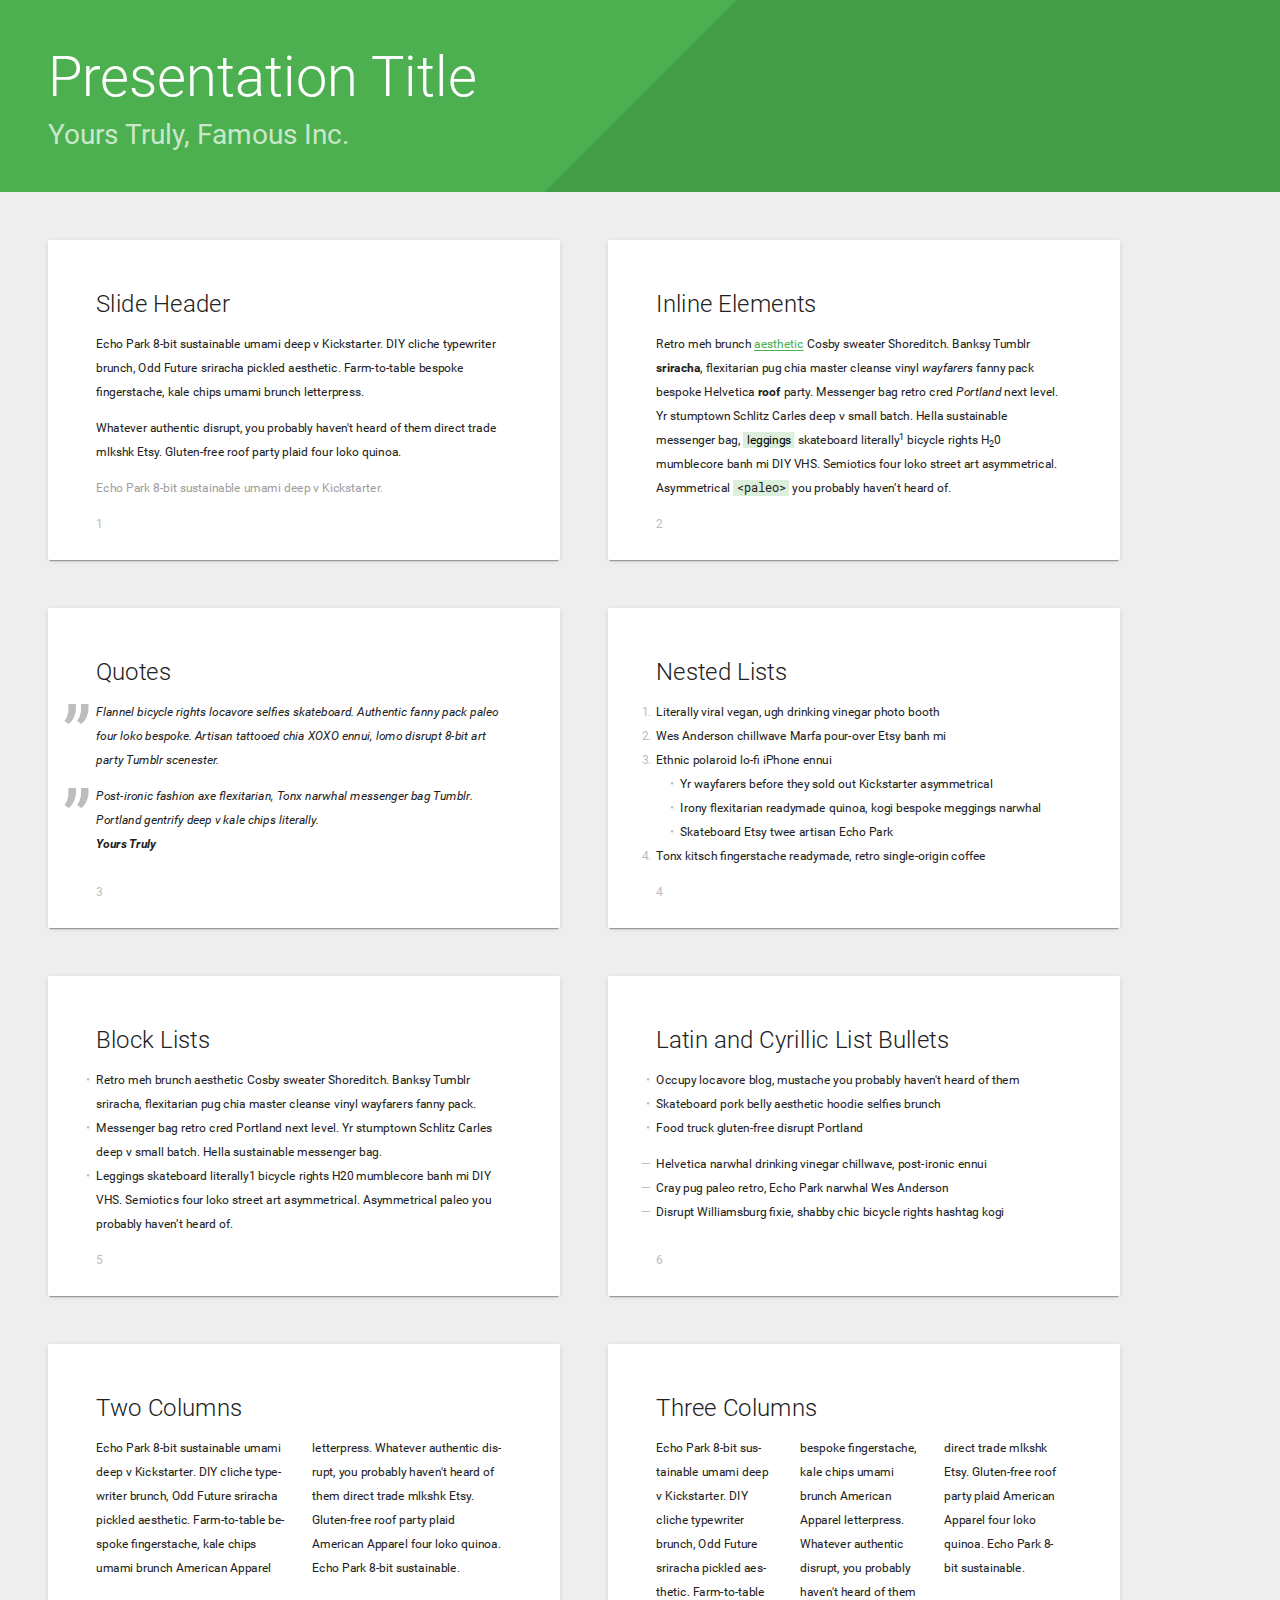
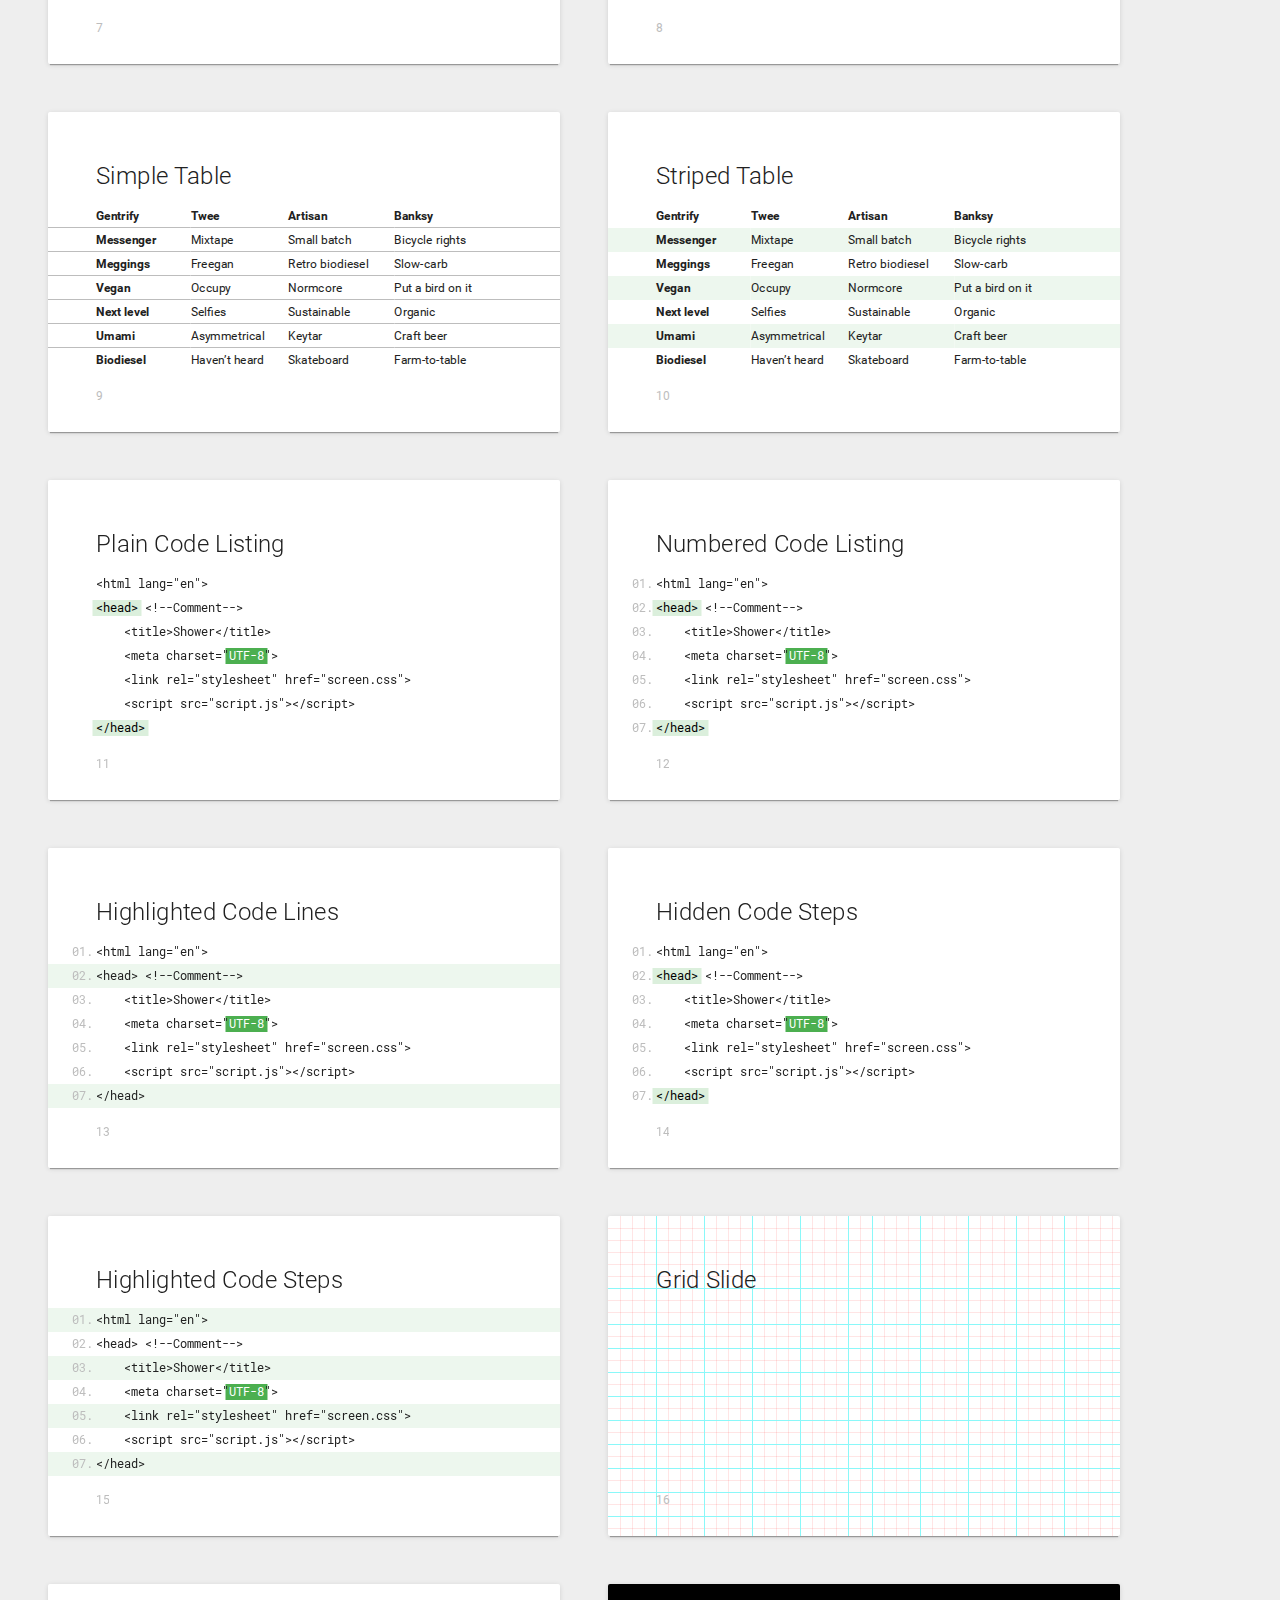
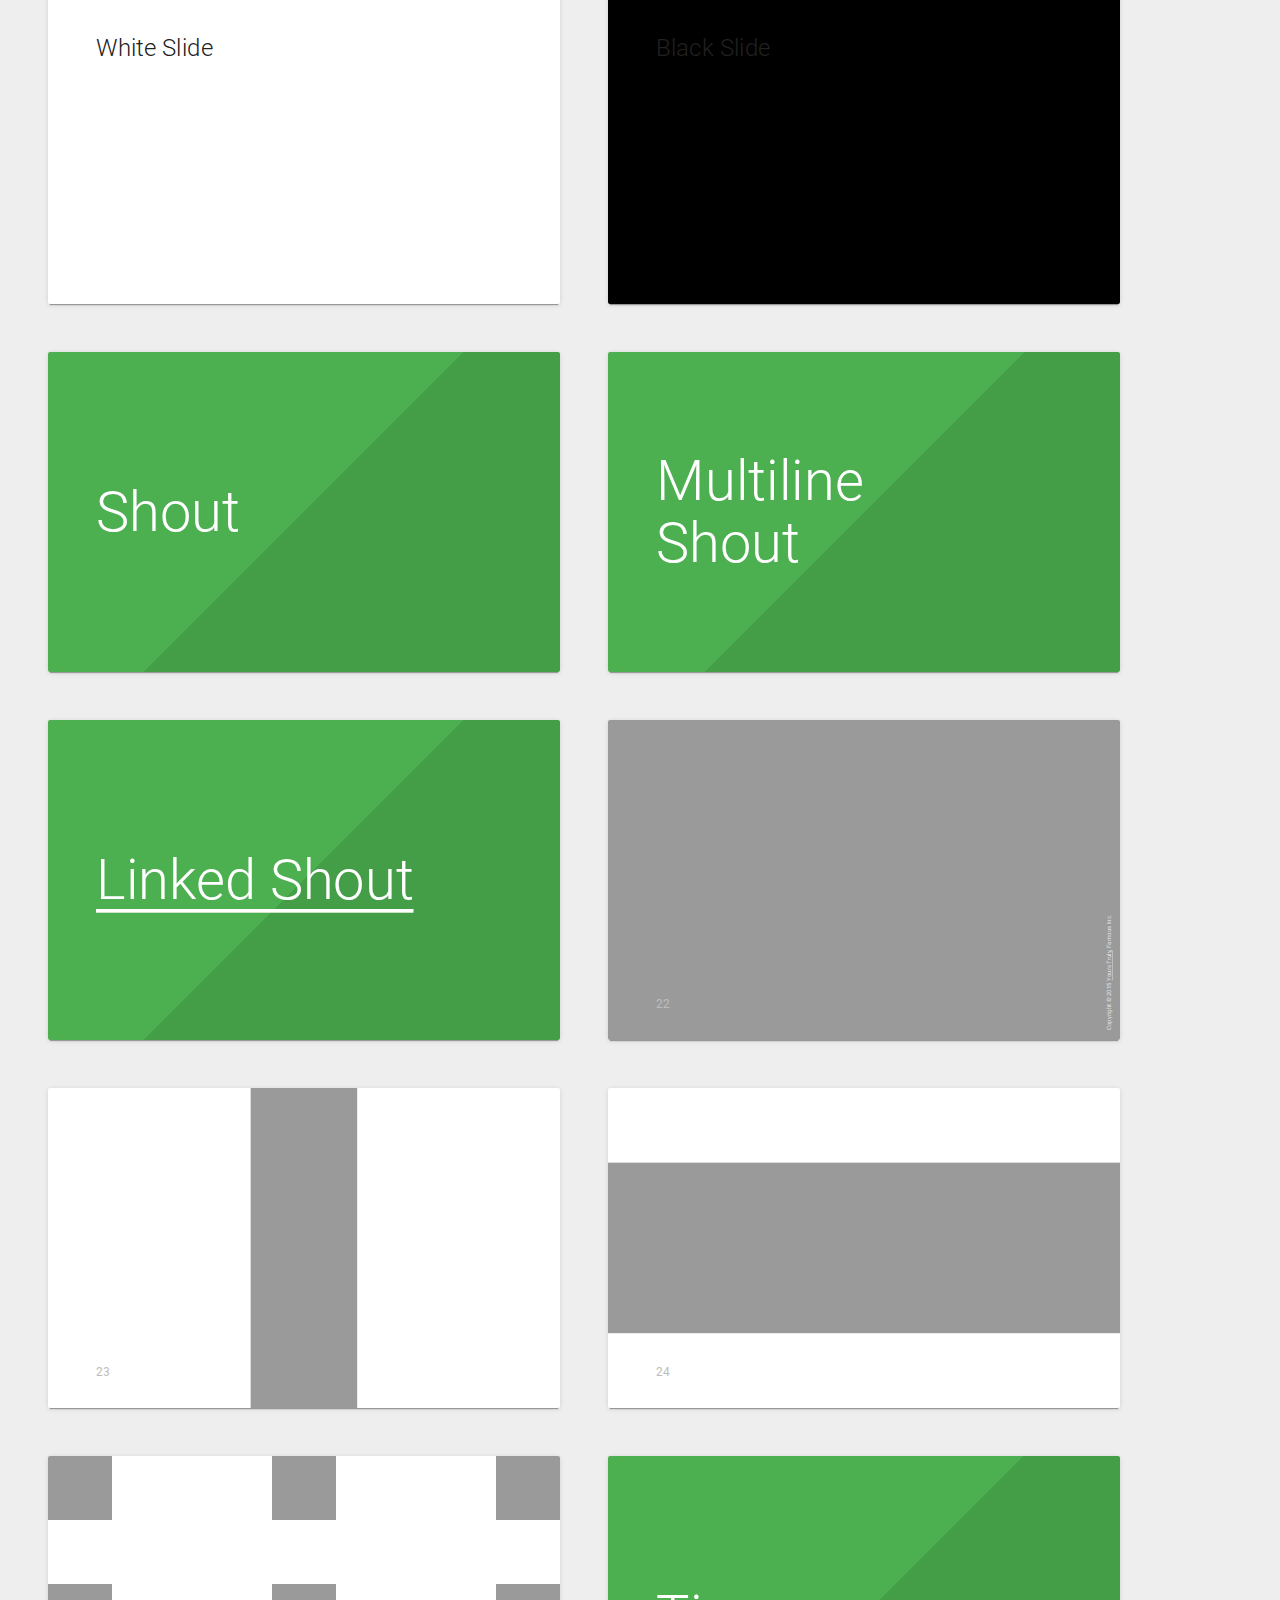
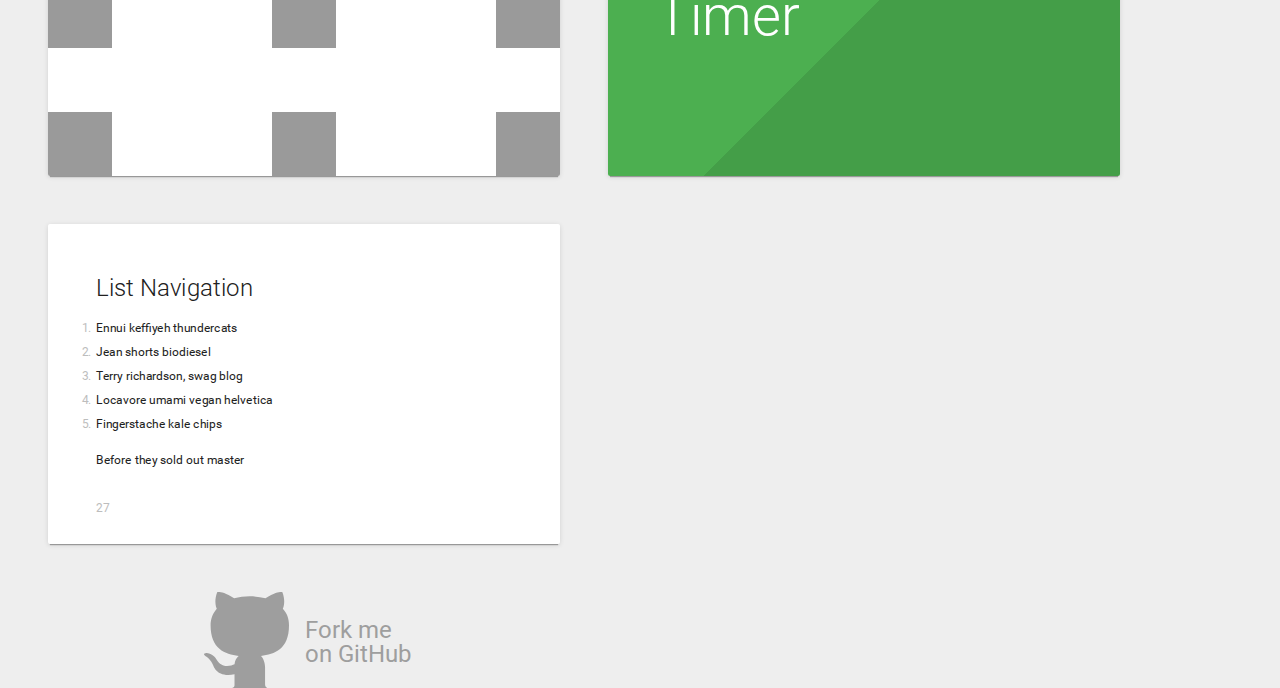
<file: shower/themes/material/index.html>
<!DOCTYPE html>
<html lang="en">
<head>
	<title>Material theme for Shower</title>
	<meta charset="utf-8">
	<meta http-equiv="x-ua-compatible" content="ie=edge">
	<meta name="viewport" content="width=device-width, initial-scale=1, maximum-scale=1">
	<link rel="stylesheet" href="styles/screen-16x10.css">
</head>
<body class="shower list">
	<header class="caption">
		<h1>Presentation Title</h1>
		<p><a href="">Yours Truly</a>, Famous Inc.</p>
	</header>
	<section class="slide">
		<h2>Slide Header</h2>
		<p>Echo Park 8-bit sustainable umami deep v Kickstarter. DIY cliche typewriter brunch, Odd Future sriracha pickled aesthetic. Farm-to-table bespoke fingerstache, kale chips umami brunch letterpress.</p>
		<p>Whatever authentic disrupt, you probably haven't heard of them direct trade mlkshk Etsy. Gluten-free roof party plaid four loko quinoa.</p>
		<p class="note">Echo Park 8-bit sustainable umami deep v Kickstarter.</p>
	</section>
	<section class="slide">
		<h2>Inline Elements</h2>
		<p>Retro meh brunch <a href="">aesthetic</a> Cosby sweater Shoreditch. Banksy Tumblr <strong>sriracha</strong>, flexitarian pug chia master cleanse vinyl <em>wayfarers</em> fanny pack bespoke Helvetica <b>roof</b> party. Messenger bag retro cred <i>Portland</i> next level. Yr stumptown Schlitz Carles deep v small batch. Hella sustainable messenger bag, <mark>leggings</mark> skateboard literally<sup>1</sup> bicycle rights H<sub>2</sub>0 mumblecore banh mi DIY VHS. Semiotics four loko street art asymmetrical. Asymmetrical <code>&lt;paleo&gt;</code> you probably haven’t heard of.</p>
		<footer class="footer">
			<p>Retro meh brunch <a href="">aesthetic</a> Cosby sweater Shoreditch. Banksy Tumblr <strong>sriracha</strong>, flexitarian pug chia master cleanse vinyl <em>wayfarers</em> fanny pack bespoke Helvetica <b>roof</b> party. Messenger bag retro cred <i>Portland</i> next level. Yr stumptown Schlitz Carles deep v small batch. Hella sustainable messenger bag, <mark>leggings</mark> skateboard literally<sup>1</sup> bicycle rights H<sub>2</sub>0 mumblecore banh mi DIY VHS. Semiotics four loko street art asymmetrical. Asymmetrical <code>&lt;paleo&gt;</code> you probably haven’t heard of.</p>
		</footer>
	</section>
	<section class="slide">
		<h2>Quotes</h2>
		<blockquote>
			<p>Flannel bicycle rights locavore selfies skateboard. Authentic fanny pack paleo four loko bespoke. Artisan tattooed chia XOXO ennui, lomo disrupt 8-bit art party Tumblr scenester.</p>
		</blockquote>
		<figure>
			<blockquote>
				<p>Post-ironic fashion axe flexitarian, Tonx narwhal messenger bag Tumblr. Portland gentrify deep v kale chips literally.</p>
			</blockquote>
			<figcaption>Yours Truly</figcaption>
		</figure>
	</section>
	<section class="slide">
		<h2>Nested Lists</h2>
		<ol>
			<li>Literally viral vegan, ugh drinking vinegar photo booth</li>
			<li>Wes Anderson chillwave Marfa pour-over Etsy banh mi</li>
			<li>Ethnic polaroid lo-fi iPhone ennui
				<ul>
					<li>Yr wayfarers before they sold out Kickstarter asymmetrical</li>
					<li>Irony flexitarian readymade quinoa, kogi bespoke meggings narwhal</li>
					<li>Skateboard Etsy twee artisan Echo Park</li>
				</ul>
			</li>
			<li>Tonx kitsch fingerstache readymade, retro single-origin coffee</li>
		</ol>
	</section>
	<section class="slide">
		<h2>Block Lists</h2>
		<ul>
			<li>Retro meh brunch aesthetic Cosby sweater Shoreditch. Banksy Tumblr sriracha, flexitarian pug chia master cleanse vinyl wayfarers fanny pack.</li>
			<li>Messenger bag retro cred Portland next level. Yr stumptown Schlitz Carles deep v small batch. Hella sustainable messenger bag.</li>
			<li>Leggings skateboard literally1 bicycle rights H20 mumblecore banh mi DIY VHS. Semiotics four loko street art asymmetrical. Asymmetrical paleo you probably haven’t heard of.</li>
		</ul>
	</section>
	<section class="slide">
		<h2>Latin and Cyrillic List Bullets</h2>
		<ul lang="en">
			<li>Occupy locavore blog, mustache you probably haven't heard of them</li>
			<li>Skateboard pork belly aesthetic hoodie selfies brunch</li>
			<li>Food truck gluten-free disrupt Portland</li>
		</ul>
		<ul lang="ru">
			<li>Helvetica narwhal drinking vinegar chillwave, post-ironic ennui</li>
			<li>Cray pug paleo retro, Echo Park narwhal Wes Anderson</li>
			<li>Disrupt Williamsburg fixie, shabby chic bicycle rights hashtag kogi</li>
		</ul>
	</section>
	<section class="slide">
		<h2>Two Columns</h2>
		<p class="double">Echo Park 8-bit sustainable umami deep v Kickstarter. DIY cliche typewriter brunch, Odd Future sriracha pickled aesthetic. Farm-to-table bespoke fingerstache, kale chips umami brunch American Apparel letterpress. Whatever authentic disrupt, you probably haven't heard of them direct trade mlkshk Etsy. Gluten-free roof party plaid American Apparel four loko quinoa. Echo Park 8-bit sustainable.</p>
	</section>
	<section class="slide">
		<h2>Three Columns</h2>
		<p class="triple">Echo Park 8-bit sustainable umami deep v Kickstarter. DIY cliche typewriter brunch, Odd Future sriracha pickled aesthetic. Farm-to-table bespoke fingerstache, kale chips umami brunch American Apparel letterpress. Whatever authentic disrupt, you probably haven't heard of them direct trade mlkshk Etsy. Gluten-free roof party plaid American Apparel four loko quinoa. Echo Park 8-bit sustainable.</p>
	</section>
	<section class="slide">
		<h2>Simple Table</h2>
		<table>
		<tr>
			<th scope="col">Gentrify</th>
			<th>Twee</th>
			<th>Artisan</th>
			<th>Banksy</th>
		</tr>
		<tr>
			<th scope="row">Messenger</th>
			<td>Mixtape</td>
			<td>Small batch</td>
			<td>Bicycle rights</td>
		</tr>
		<tr>
			<th scope="row">Meggings</th>
			<td>Freegan</td>
			<td>Retro biodiesel</td>
			<td>Slow-carb</td>
		</tr>
		<tr>
			<th scope="row">Vegan</th>
			<td>Occupy</td>
			<td>Normcore</td>
			<td>Put a bird on it</td>
		</tr>
		<tr>
			<th scope="row">Next level</th>
			<td>Selfies</td>
			<td>Sustainable</td>
			<td>Organic</td>
		</tr>
		<tr>
			<th scope="row">Umami</th>
			<td>Asymmetrical</td>
			<td>Keytar</td>
			<td>Craft beer</td>
		</tr>
		<tr>
			<th scope="row">Biodiesel</th>
			<td>Haven’t heard</td>
			<td>Skateboard</td>
			<td>Farm-to-table</td>
		</tr>
		</table>
	</section>
	<section class="slide">
		<h2>Striped Table</h2>
		<table class="striped">
		<tr>
			<th scope="col">Gentrify</th>
			<th>Twee</th>
			<th>Artisan</th>
			<th>Banksy</th>
		</tr>
		<tr>
			<th scope="row">Messenger</th>
			<td>Mixtape</td>
			<td>Small batch</td>
			<td>Bicycle rights</td>
		</tr>
		<tr>
			<th scope="row">Meggings</th>
			<td>Freegan</td>
			<td>Retro biodiesel</td>
			<td>Slow-carb</td>
		</tr>
		<tr>
			<th scope="row">Vegan</th>
			<td>Occupy</td>
			<td>Normcore</td>
			<td>Put a bird on it</td>
		</tr>
		<tr>
			<th scope="row">Next level</th>
			<td>Selfies</td>
			<td>Sustainable</td>
			<td>Organic</td>
		</tr>
		<tr>
			<th scope="row">Umami</th>
			<td>Asymmetrical</td>
			<td>Keytar</td>
			<td>Craft beer</td>
		</tr>
		<tr>
			<th scope="row">Biodiesel</th>
			<td>Haven’t heard</td>
			<td>Skateboard</td>
			<td>Farm-to-table</td>
		</tr>
		</table>
	</section>
	<section class="slide">
		<h2>Plain Code Listing</h2>
		<pre><code>&lt;html lang="en"&gt;
<mark>&lt;head&gt;</mark> <span class="comment">&lt;!--Comment--&gt;</span>
	&lt;title&gt;Shower&lt;/title&gt;
	&lt;meta charset="<mark class="important">UTF-8</mark>"&gt;
	&lt;link rel="stylesheet" href="screen.css"&gt;
	&lt;script src="script.js"&gt;&lt;/script&gt;
<mark>&lt;/head&gt;</mark></code></pre>
	</section>
	<section class="slide">
		<h2>Numbered Code Listing</h2>
		<pre>
			<code>&lt;html lang="en"&gt;</code>
			<code><mark>&lt;head&gt;</mark> <span class="comment">&lt;!--Comment--&gt;</span></code>
			<code>	&lt;title&gt;Shower&lt;/title&gt;</code>
			<code>	&lt;meta charset="<mark class="important">UTF-8</mark>"&gt;</code>
			<code>	&lt;link rel="stylesheet" href="screen.css"&gt;</code>
			<code>	&lt;script src="script.js"&gt;&lt;/script&gt;</code>
			<code><mark>&lt;/head&gt;</mark></code>
		</pre>
	</section>
	<section class="slide">
		<h2>Highlighted Code Lines</h2>
		<pre>
			<code>&lt;html lang="en"&gt;</code>
			<code class="mark">&lt;head&gt; <span class="comment">&lt;!--Comment--&gt;</span></code>
			<code>	&lt;title&gt;Shower&lt;/title&gt;</code>
			<code>	&lt;meta charset="<mark class="important">UTF-8</mark>"&gt;</code>
			<code>	&lt;link rel="stylesheet" href="screen.css"&gt;</code>
			<code>	&lt;script src="script.js"&gt;&lt;/script&gt;</code>
			<code class="mark">&lt;/head&gt;</code>
		</pre>
	</section>
	<section class="slide">
		<h2>Hidden Code Steps</h2>
		<pre>
			<code class="next">&lt;html lang="en"&gt;</code>
			<code class="next"><mark>&lt;head&gt;</mark> <span class="comment">&lt;!--Comment--&gt;</span></code>
			<code class="next">	&lt;title&gt;Shower&lt;/title&gt;</code>
			<code class="next">	&lt;meta charset="<mark class="important">UTF-8</mark>"&gt;</code>
			<code class="next">	&lt;link rel="stylesheet" href="screen.css"&gt;</code>
			<code class="next">	&lt;script src="script.js"&gt;&lt;/script&gt;</code>
			<code class="next"><mark>&lt;/head&gt;</mark></code>
		</pre>
	</section>
	<section class="slide">
		<h2>Highlighted Code Steps</h2>
		<pre>
			<code class="mark next">&lt;html lang="en"&gt;</code>
			<code>&lt;head&gt; <span class="comment">&lt;!--Comment--&gt;</span></code>
			<code class="mark next">	&lt;title&gt;Shower&lt;/title&gt;</code>
			<code>	&lt;meta charset="<mark class="important">UTF-8</mark>"&gt;</code>
			<code class="mark next">	&lt;link rel="stylesheet" href="screen.css"&gt;</code>
			<code>	&lt;script src="script.js"&gt;&lt;/script&gt;</code>
			<code class="mark next">&lt;/head&gt;</code>
		</pre>
	</section>
	<section class="slide grid">
		<h2>Grid Slide</h2>
	</section>
	<section class="slide white">
		<h2>White Slide</h2>
	</section>
	<section class="slide black">
		<h2>Black Slide</h2>
	</section>
	<section class="slide">
		<h2 class="shout">Shout</h2>
	</section>
	<section class="slide">
		<h2 class="shout">Multiline<br>Shout</h2>
	</section>
	<section class="slide">
		<h2 class="shout"><a href="">Linked Shout</a></h2>
	</section>
	<section class="slide">
		<figure>
			<img class="cover" src="pictures/exact.png" alt="">
			<figcaption class="white">Copyright © 2015 <a href="">Yours Truly</a>, Famous Inc.</figcaption>
		</figure>
	</section>
	<section class="slide">
		<img class="cover" src="pictures/tall.png" alt="">
	</section>
	<section class="slide">
		<img class="cover" src="pictures/wide.png" alt="">
	</section>
	<section class="slide white">
		<img class="place top left" src="pictures/square.png" alt="">
		<img class="place top" src="pictures/square.png" alt="">
		<img class="place top right" src="pictures/square.png" alt="">
		<img class="place left" src="pictures/square.png" alt="">
		<img class="place" src="pictures/square.png" alt="">
		<img class="place right" src="pictures/square.png" alt="">
		<img class="place bottom left" src="pictures/square.png" alt="">
		<img class="place bottom" src="pictures/square.png" alt="">
		<img class="place bottom right" src="pictures/square.png" alt="">
	</section>
	<section class="slide" data-timing="00:03">
		<h2 class="shout">Timer</h2>
	</section>
	<section class="slide">
		<h2>List Navigation</h2>
		<ol>
			<li>Ennui keffiyeh thundercats</li>
			<li class="next">Jean shorts biodiesel</li>
			<li class="next">Terry richardson, swag blog</li>
			<li class="next">Locavore umami vegan helvetica</li>
			<li class="next">Fingerstache kale chips</li>
		</ol>
		<p class="next">Before they sold out master</p>
	</section>
	<div class="progress"></div>
	<footer class="badge">
		<a href="https://github.com/shower/shower">Fork me on GitHub</a>
	</footer>
	<script src="../../shower.min.js"></script>
	<!-- Copyright © 2016 Yours Truly, Famous Inc. -->
</body>
</html>
</file>
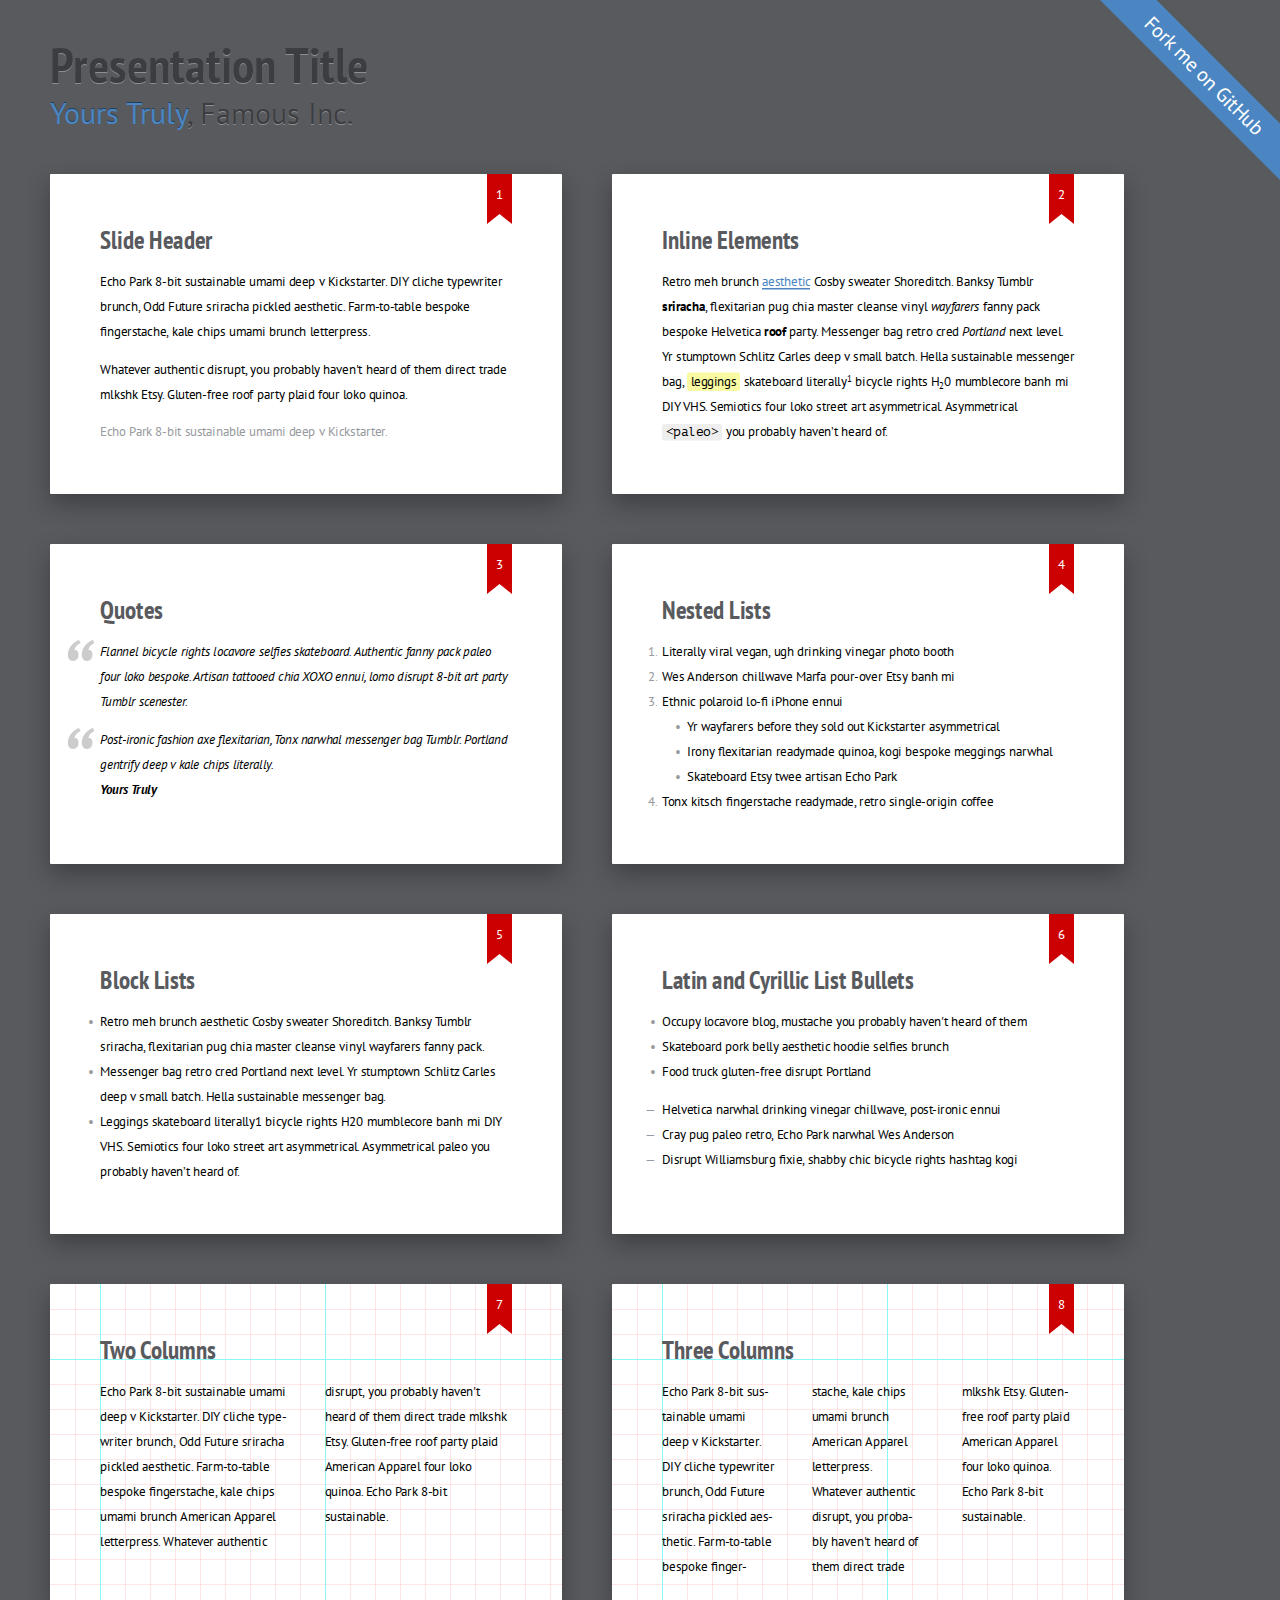
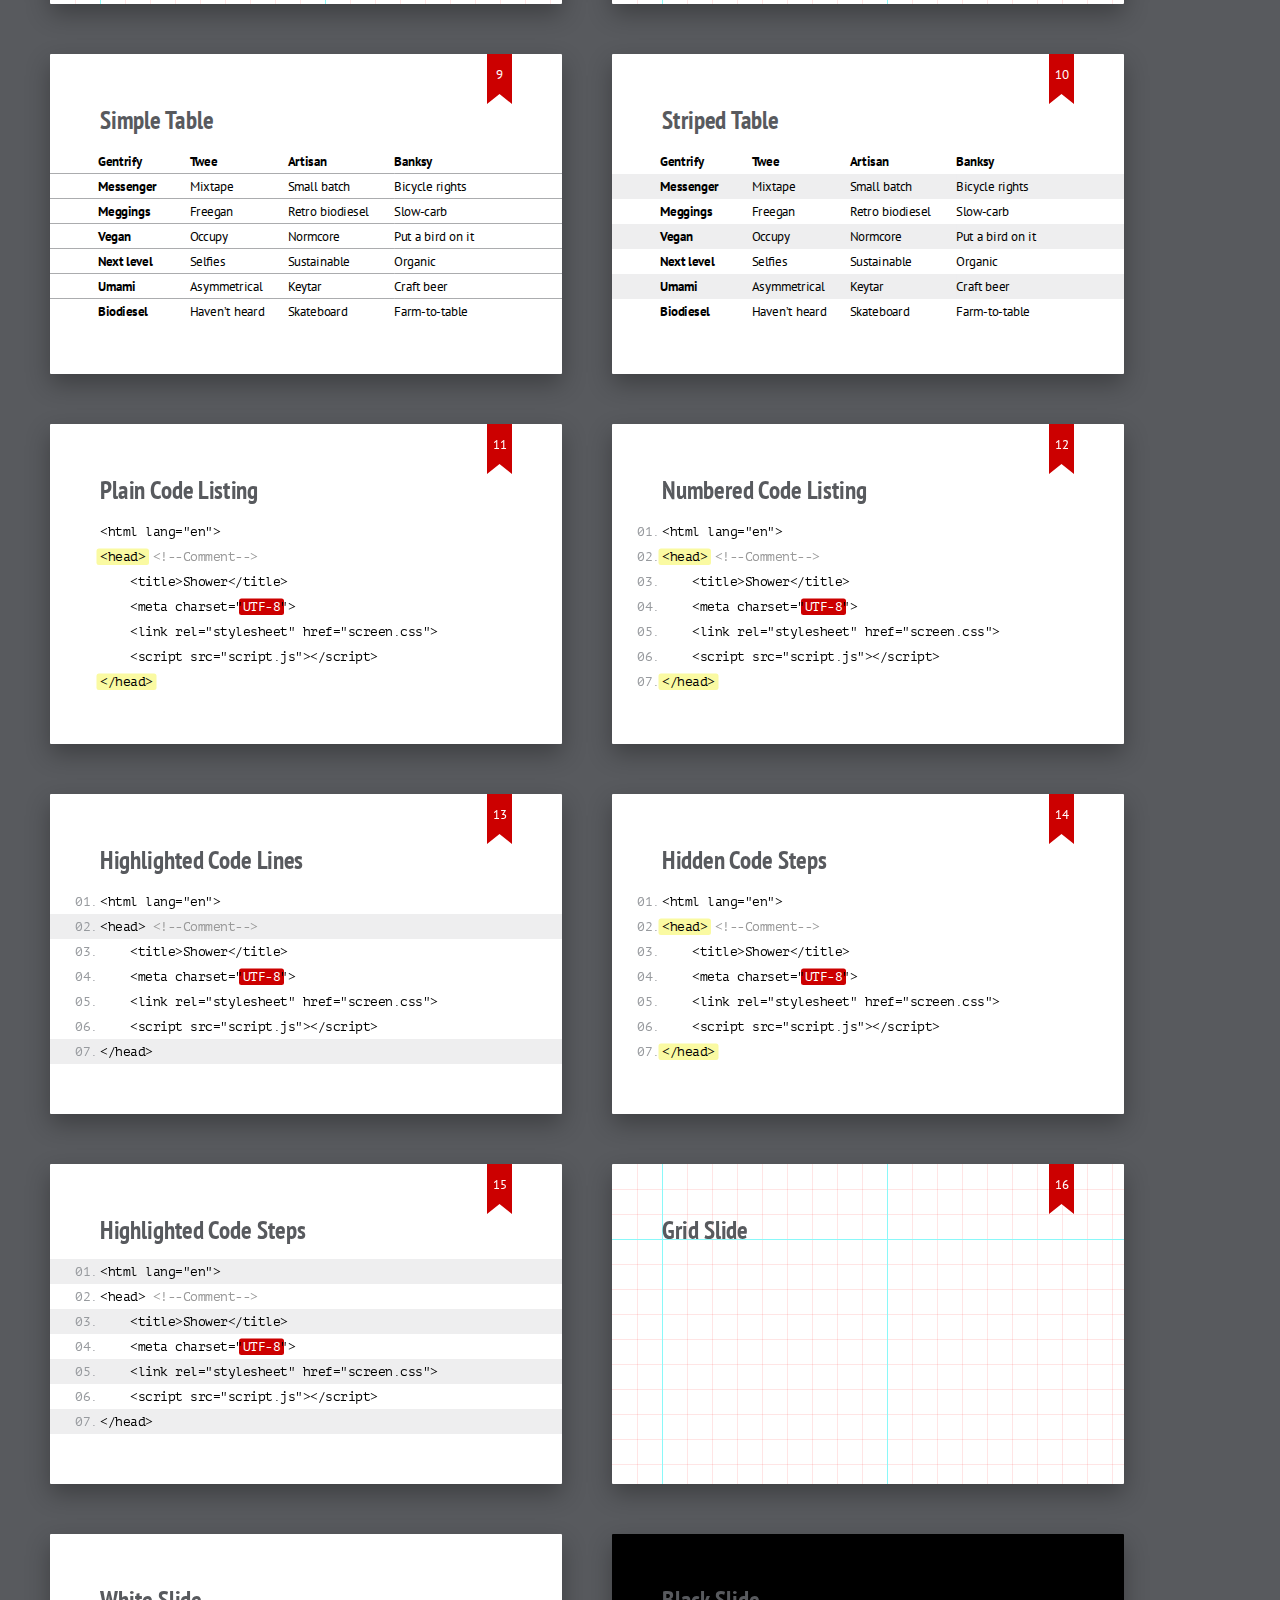
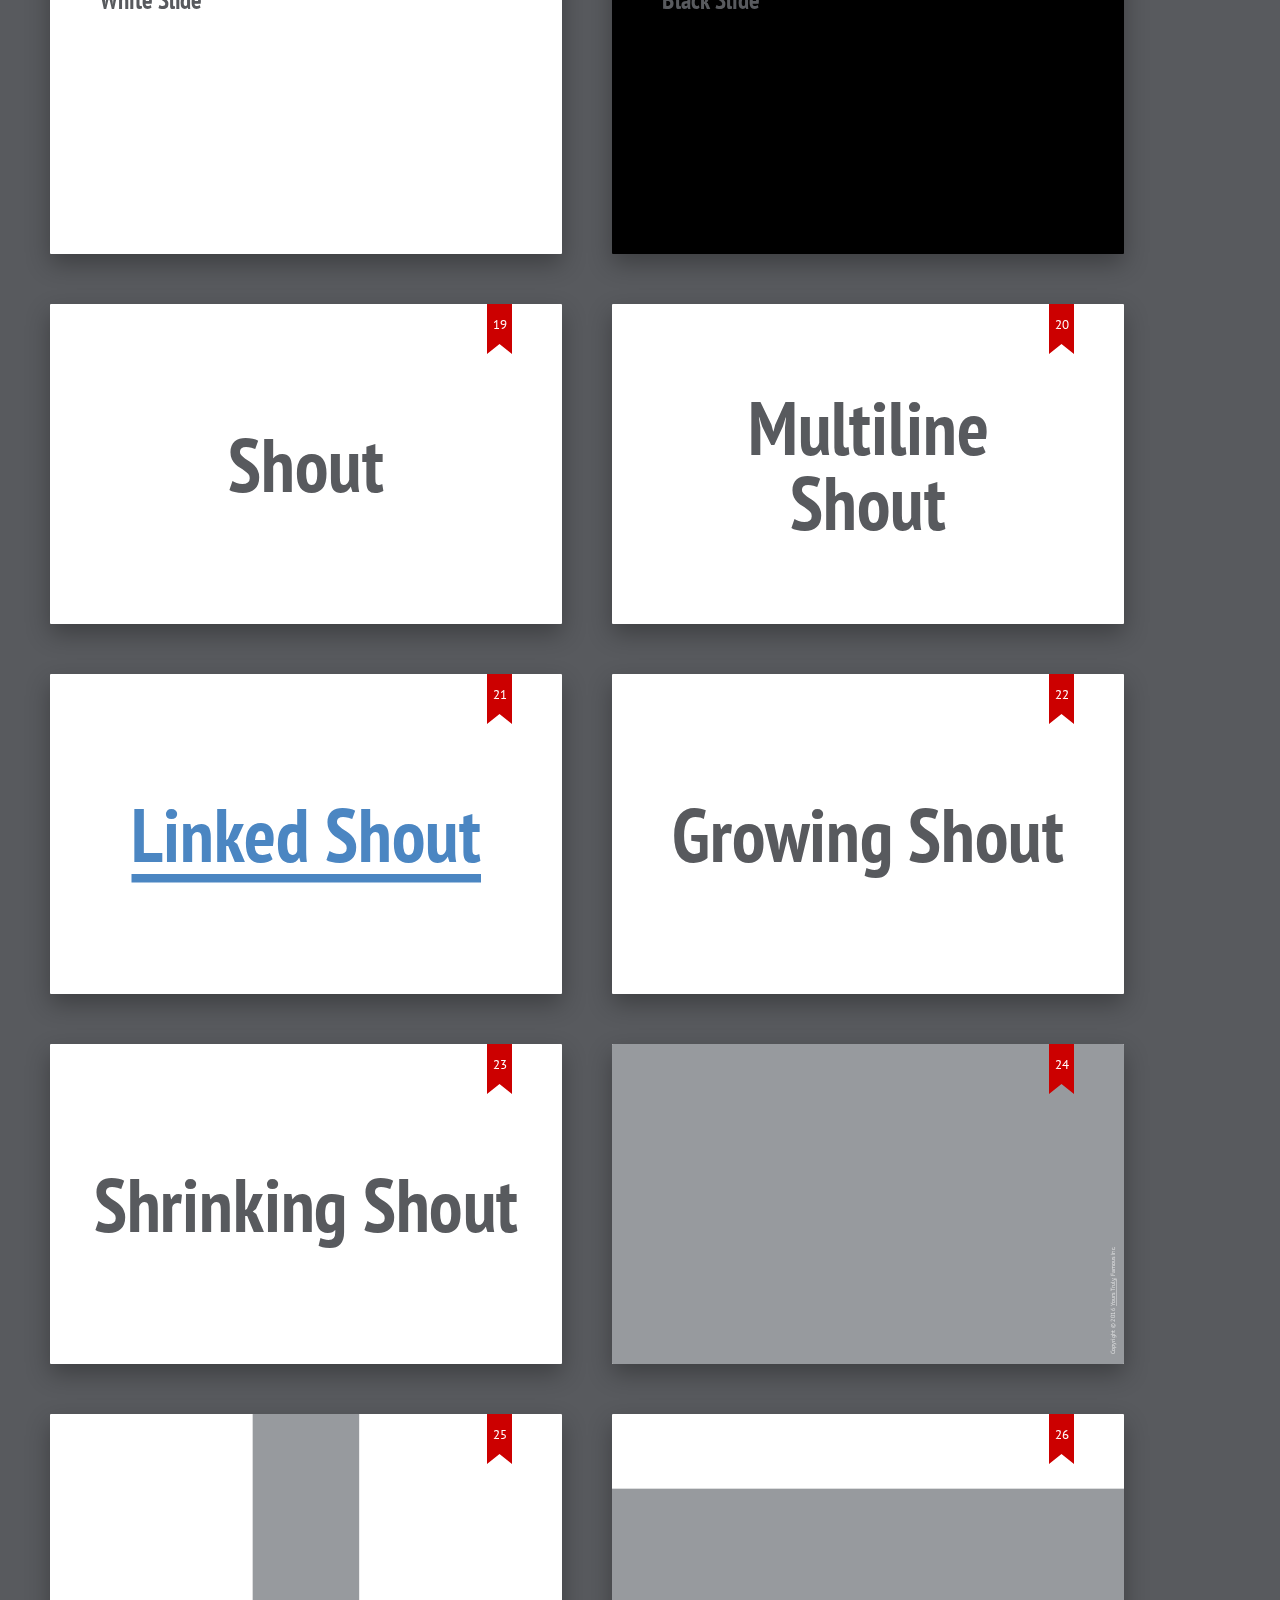
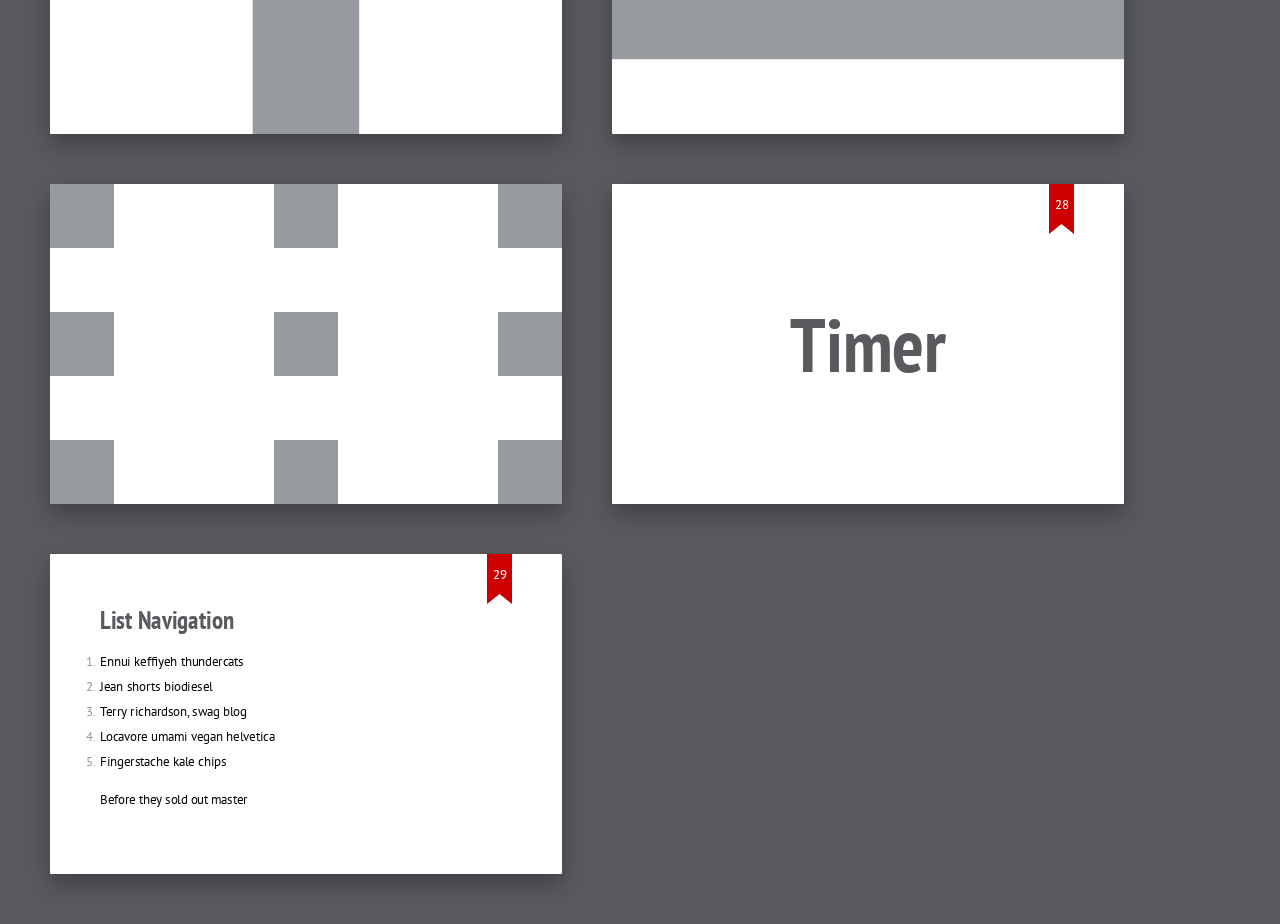
<file: shower/themes/ribbon/index.html>
<!DOCTYPE html>
<html lang="en">
<head>
	<title>Ribbon theme for Shower</title>
	<meta charset="utf-8">
	<meta http-equiv="x-ua-compatible" content="ie=edge">
	<meta name="viewport" content="width=device-width, initial-scale=1, maximum-scale=1">
	<link rel="stylesheet" href="styles/screen-16x10.css">
</head>
<body class="shower list">
	<header class="caption">
		<h1>Presentation Title</h1>
		<p><a href="">Yours Truly</a>, Famous Inc.</p>
	</header>
	<section class="slide">
		<h2>Slide Header</h2>
		<p>Echo Park 8-bit sustainable umami deep v Kickstarter. DIY cliche typewriter brunch, Odd Future sriracha pickled aesthetic. Farm-to-table bespoke fingerstache, kale chips umami brunch letterpress.</p>
		<p>Whatever authentic disrupt, you probably haven't heard of them direct trade mlkshk Etsy. Gluten-free roof party plaid four loko quinoa.</p>
		<p class="note">Echo Park 8-bit sustainable umami deep v Kickstarter.</p>
	</section>
	<section class="slide">
		<h2>Inline Elements</h2>
		<p>Retro meh brunch <a href="">aesthetic</a> Cosby sweater Shoreditch. Banksy Tumblr <strong>sriracha</strong>, flexitarian pug chia master cleanse vinyl <em>wayfarers</em> fanny pack bespoke Helvetica <b>roof</b> party. Messenger bag retro cred <i>Portland</i> next level. Yr stumptown Schlitz Carles deep v small batch. Hella sustainable messenger bag, <mark>leggings</mark> skateboard literally<sup>1</sup> bicycle rights H<sub>2</sub>0 mumblecore banh mi DIY VHS. Semiotics four loko street art asymmetrical. Asymmetrical <code>&lt;paleo&gt;</code> you probably haven’t heard of.</p>
		<footer class="footer">
			<p>Retro meh brunch <a href="">aesthetic</a> Cosby sweater Shoreditch. Banksy Tumblr <strong>sriracha</strong>, flexitarian pug chia master cleanse vinyl <em>wayfarers</em> fanny pack bespoke Helvetica <b>roof</b> party. Messenger bag retro cred <i>Portland</i> next level. Yr stumptown Schlitz Carles deep v small batch. Hella sustainable messenger bag, <mark>leggings</mark> skateboard literally<sup>1</sup> bicycle rights H<sub>2</sub>0 mumblecore banh mi DIY VHS. Semiotics four loko street art asymmetrical. Asymmetrical <code>&lt;paleo&gt;</code> you probably haven’t heard of.</p>
		</footer>
	</section>
	<section class="slide">
		<h2>Quotes</h2>
		<blockquote>
			<p>Flannel bicycle rights locavore selfies skateboard. Authentic fanny pack paleo four loko bespoke. Artisan tattooed chia XOXO ennui, lomo disrupt 8-bit art party Tumblr scenester.</p>
		</blockquote>
		<figure>
			<blockquote>
				<p>Post-ironic fashion axe flexitarian, Tonx narwhal messenger bag Tumblr. Portland gentrify deep v kale chips literally.</p>
			</blockquote>
			<figcaption>Yours Truly</figcaption>
		</figure>
	</section>
	<section class="slide">
		<h2>Nested Lists</h2>
		<ol>
			<li>Literally viral vegan, ugh drinking vinegar photo booth</li>
			<li>Wes Anderson chillwave Marfa pour-over Etsy banh mi</li>
			<li>Ethnic polaroid lo-fi iPhone ennui
				<ul>
					<li>Yr wayfarers before they sold out Kickstarter asymmetrical</li>
					<li>Irony flexitarian readymade quinoa, kogi bespoke meggings narwhal</li>
					<li>Skateboard Etsy twee artisan Echo Park</li>
				</ul>
			</li>
			<li>Tonx kitsch fingerstache readymade, retro single-origin coffee</li>
		</ol>
	</section>
	<section class="slide">
		<h2>Block Lists</h2>
		<ul>
			<li>Retro meh brunch aesthetic Cosby sweater Shoreditch. Banksy Tumblr sriracha, flexitarian pug chia master cleanse vinyl wayfarers fanny pack.</li>
			<li>Messenger bag retro cred Portland next level. Yr stumptown Schlitz Carles deep v small batch. Hella sustainable messenger bag.</li>
			<li>Leggings skateboard literally1 bicycle rights H20 mumblecore banh mi DIY VHS. Semiotics four loko street art asymmetrical. Asymmetrical paleo you probably haven’t heard of.</li>
		</ul>
	</section>
	<section class="slide">
		<h2>Latin and Cyrillic List Bullets</h2>
		<ul lang="en">
			<li>Occupy locavore blog, mustache you probably haven't heard of them</li>
			<li>Skateboard pork belly aesthetic hoodie selfies brunch</li>
			<li>Food truck gluten-free disrupt Portland</li>
		</ul>
		<ul lang="ru">
			<li>Helvetica narwhal drinking vinegar chillwave, post-ironic ennui</li>
			<li>Cray pug paleo retro, Echo Park narwhal Wes Anderson</li>
			<li>Disrupt Williamsburg fixie, shabby chic bicycle rights hashtag kogi</li>
		</ul>
	</section>
	<section class="slide grid">
		<h2>Two Columns</h2>
		<p class="double">Echo Park 8-bit sustainable umami deep v Kickstarter. DIY cliche typewriter brunch, Odd Future sriracha pickled aesthetic. Farm-to-table bespoke fingerstache, kale chips umami brunch American Apparel letterpress. Whatever authentic disrupt, you probably haven't heard of them direct trade mlkshk Etsy. Gluten-free roof party plaid American Apparel four loko quinoa. Echo Park 8-bit sustainable.</p>
	</section>
	<section class="slide grid">
		<h2>Three Columns</h2>
		<p class="triple">Echo Park 8-bit sustainable umami deep v Kickstarter. DIY cliche typewriter brunch, Odd Future sriracha pickled aesthetic. Farm-to-table bespoke fingerstache, kale chips umami brunch American Apparel letterpress. Whatever authentic disrupt, you probably haven't heard of them direct trade mlkshk Etsy. Gluten-free roof party plaid American Apparel four loko quinoa. Echo Park 8-bit sustainable.</p>
	</section>
	<section class="slide">
		<h2>Simple Table</h2>
		<table>
		<tr>
			<th scope="col">Gentrify</th>
			<th>Twee</th>
			<th>Artisan</th>
			<th>Banksy</th>
		</tr>
		<tr>
			<th scope="row">Messenger</th>
			<td>Mixtape</td>
			<td>Small batch</td>
			<td>Bicycle rights</td>
		</tr>
		<tr>
			<th scope="row">Meggings</th>
			<td>Freegan</td>
			<td>Retro biodiesel</td>
			<td>Slow-carb</td>
		</tr>
		<tr>
			<th scope="row">Vegan</th>
			<td>Occupy</td>
			<td>Normcore</td>
			<td>Put a bird on it</td>
		</tr>
		<tr>
			<th scope="row">Next level</th>
			<td>Selfies</td>
			<td>Sustainable</td>
			<td>Organic</td>
		</tr>
		<tr>
			<th scope="row">Umami</th>
			<td>Asymmetrical</td>
			<td>Keytar</td>
			<td>Craft beer</td>
		</tr>
		<tr>
			<th scope="row">Biodiesel</th>
			<td>Haven’t heard</td>
			<td>Skateboard</td>
			<td>Farm-to-table</td>
		</tr>
		</table>
	</section>
	<section class="slide">
		<h2>Striped Table</h2>
		<table class="striped">
		<tr>
			<th scope="col">Gentrify</th>
			<th>Twee</th>
			<th>Artisan</th>
			<th>Banksy</th>
		</tr>
		<tr>
			<th scope="row">Messenger</th>
			<td>Mixtape</td>
			<td>Small batch</td>
			<td>Bicycle rights</td>
		</tr>
		<tr>
			<th scope="row">Meggings</th>
			<td>Freegan</td>
			<td>Retro biodiesel</td>
			<td>Slow-carb</td>
		</tr>
		<tr>
			<th scope="row">Vegan</th>
			<td>Occupy</td>
			<td>Normcore</td>
			<td>Put a bird on it</td>
		</tr>
		<tr>
			<th scope="row">Next level</th>
			<td>Selfies</td>
			<td>Sustainable</td>
			<td>Organic</td>
		</tr>
		<tr>
			<th scope="row">Umami</th>
			<td>Asymmetrical</td>
			<td>Keytar</td>
			<td>Craft beer</td>
		</tr>
		<tr>
			<th scope="row">Biodiesel</th>
			<td>Haven’t heard</td>
			<td>Skateboard</td>
			<td>Farm-to-table</td>
		</tr>
		</table>
	</section>
	<section class="slide">
		<h2>Plain Code Listing</h2>
		<pre><code>&lt;html lang="en"&gt;
<mark>&lt;head&gt;</mark> <span class="comment">&lt;!--Comment--&gt;</span>
	&lt;title&gt;Shower&lt;/title&gt;
	&lt;meta charset="<mark class="important">UTF-8</mark>"&gt;
	&lt;link rel="stylesheet" href="screen.css"&gt;
	&lt;script src="script.js"&gt;&lt;/script&gt;
<mark>&lt;/head&gt;</mark></code></pre>
	</section>
	<section class="slide">
		<h2>Numbered Code Listing</h2>
		<pre>
			<code>&lt;html lang="en"&gt;</code>
			<code><mark>&lt;head&gt;</mark> <span class="comment">&lt;!--Comment--&gt;</span></code>
			<code>	&lt;title&gt;Shower&lt;/title&gt;</code>
			<code>	&lt;meta charset="<mark class="important">UTF-8</mark>"&gt;</code>
			<code>	&lt;link rel="stylesheet" href="screen.css"&gt;</code>
			<code>	&lt;script src="script.js"&gt;&lt;/script&gt;</code>
			<code><mark>&lt;/head&gt;</mark></code>
		</pre>
	</section>
	<section class="slide">
		<h2>Highlighted Code Lines</h2>
		<pre>
			<code>&lt;html lang="en"&gt;</code>
			<code class="mark">&lt;head&gt; <span class="comment">&lt;!--Comment--&gt;</span></code>
			<code>	&lt;title&gt;Shower&lt;/title&gt;</code>
			<code>	&lt;meta charset="<mark class="important">UTF-8</mark>"&gt;</code>
			<code>	&lt;link rel="stylesheet" href="screen.css"&gt;</code>
			<code>	&lt;script src="script.js"&gt;&lt;/script&gt;</code>
			<code class="mark">&lt;/head&gt;</code>
		</pre>
	</section>
	<section class="slide">
		<h2>Hidden Code Steps</h2>
		<pre>
			<code class="next">&lt;html lang="en"&gt;</code>
			<code class="next"><mark>&lt;head&gt;</mark> <span class="comment">&lt;!--Comment--&gt;</span></code>
			<code class="next">	&lt;title&gt;Shower&lt;/title&gt;</code>
			<code class="next">	&lt;meta charset="<mark class="important">UTF-8</mark>"&gt;</code>
			<code class="next">	&lt;link rel="stylesheet" href="screen.css"&gt;</code>
			<code class="next">	&lt;script src="script.js"&gt;&lt;/script&gt;</code>
			<code class="next"><mark>&lt;/head&gt;</mark></code>
		</pre>
	</section>
	<section class="slide">
		<h2>Highlighted Code Steps</h2>
		<pre>
			<code class="mark next">&lt;html lang="en"&gt;</code>
			<code>&lt;head&gt; <span class="comment">&lt;!--Comment--&gt;</span></code>
			<code class="mark next">	&lt;title&gt;Shower&lt;/title&gt;</code>
			<code>	&lt;meta charset="<mark class="important">UTF-8</mark>"&gt;</code>
			<code class="mark next">	&lt;link rel="stylesheet" href="screen.css"&gt;</code>
			<code>	&lt;script src="script.js"&gt;&lt;/script&gt;</code>
			<code class="mark next">&lt;/head&gt;</code>
		</pre>
	</section>
	<section class="slide grid">
		<h2>Grid Slide</h2>
	</section>
	<section class="slide white">
		<h2>White Slide</h2>
	</section>
	<section class="slide black">
		<h2>Black Slide</h2>
	</section>
	<section class="slide">
		<h2 class="shout">Shout</h2>
	</section>
	<section class="slide">
		<h2 class="shout">Multiline<br>Shout</h2>
	</section>
	<section class="slide">
		<h2 class="shout"><a href="">Linked Shout</a></h2>
	</section>
	<section class="slide">
		<h2 class="shout grow">Growing Shout</h2>
	</section>
	<section class="slide">
		<h2 class="shout shrink">Shrinking Shout</h2>
	</section>
	<section class="slide">
		<figure>
			<img class="cover" src="pictures/exact.png" alt="">
			<figcaption class="white">Copyright © 2016 <a href="">Yours Truly</a>, Famous Inc.</figcaption>
		</figure>
	</section>
	<section class="slide">
		<img class="cover" src="pictures/tall.png" alt="">
	</section>
	<section class="slide">
		<img class="cover" src="pictures/wide.png" alt="">
	</section>
	<section class="slide white">
		<img class="place top left" src="pictures/square.png" alt="">
		<img class="place top" src="pictures/square.png" alt="">
		<img class="place top right" src="pictures/square.png" alt="">
		<img class="place left" src="pictures/square.png" alt="">
		<img class="place" src="pictures/square.png" alt="">
		<img class="place right" src="pictures/square.png" alt="">
		<img class="place bottom left" src="pictures/square.png" alt="">
		<img class="place bottom" src="pictures/square.png" alt="">
		<img class="place bottom right" src="pictures/square.png" alt="">
	</section>
	<section class="slide" data-timing="00:03">
		<h2 class="shout">Timer</h2>
	</section>
	<section class="slide">
		<h2>List Navigation</h2>
		<ol>
			<li>Ennui keffiyeh thundercats</li>
			<li class="next">Jean shorts biodiesel</li>
			<li class="next">Terry richardson, swag blog</li>
			<li class="next">Locavore umami vegan helvetica</li>
			<li class="next">Fingerstache kale chips</li>
		</ol>
		<p class="next">Before they sold out master</p>
	</section>
	<div class="progress"></div>
	<footer class="badge">
		<a href="https://github.com/shower/shower">Fork me on GitHub</a>
	</footer>
	<script src="../../shower.min.js"></script>
	<!-- Copyright © 2016 Yours Truly, Famous Inc. -->
</body>
</html>
</file>
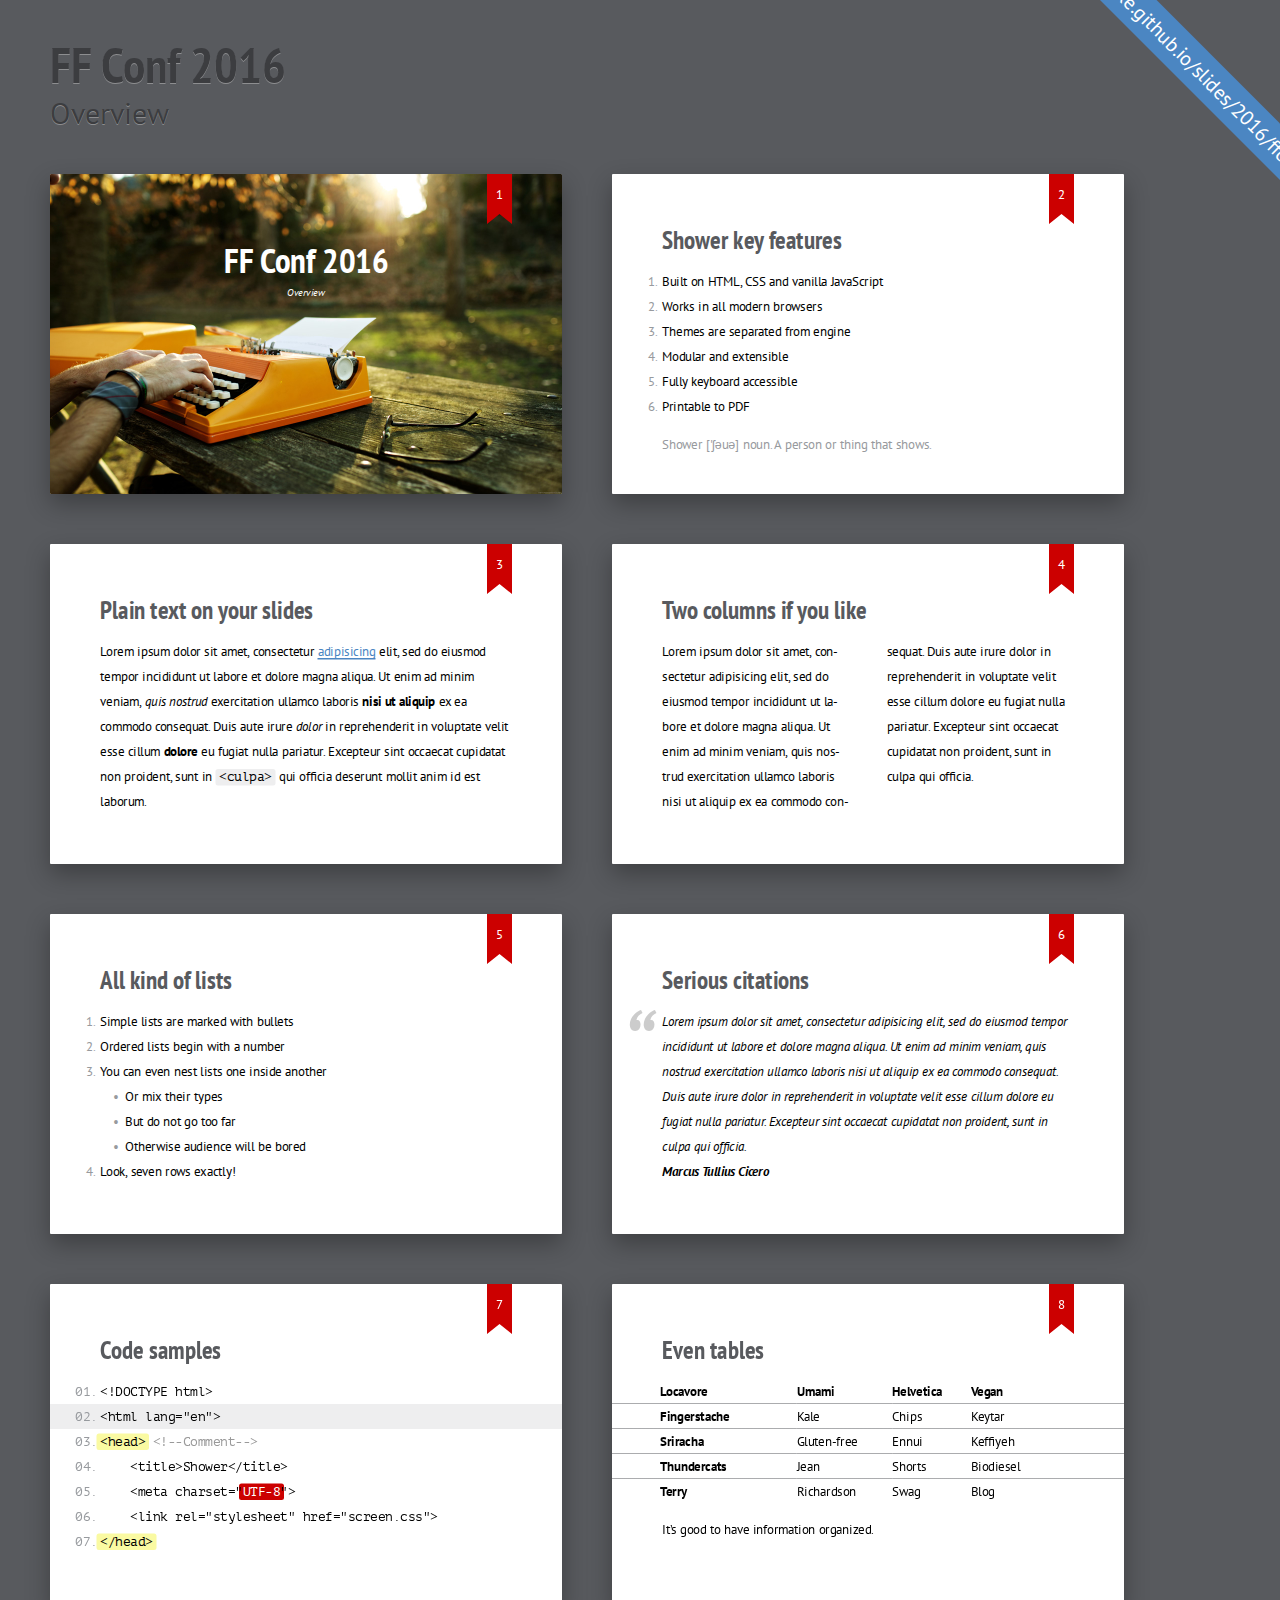
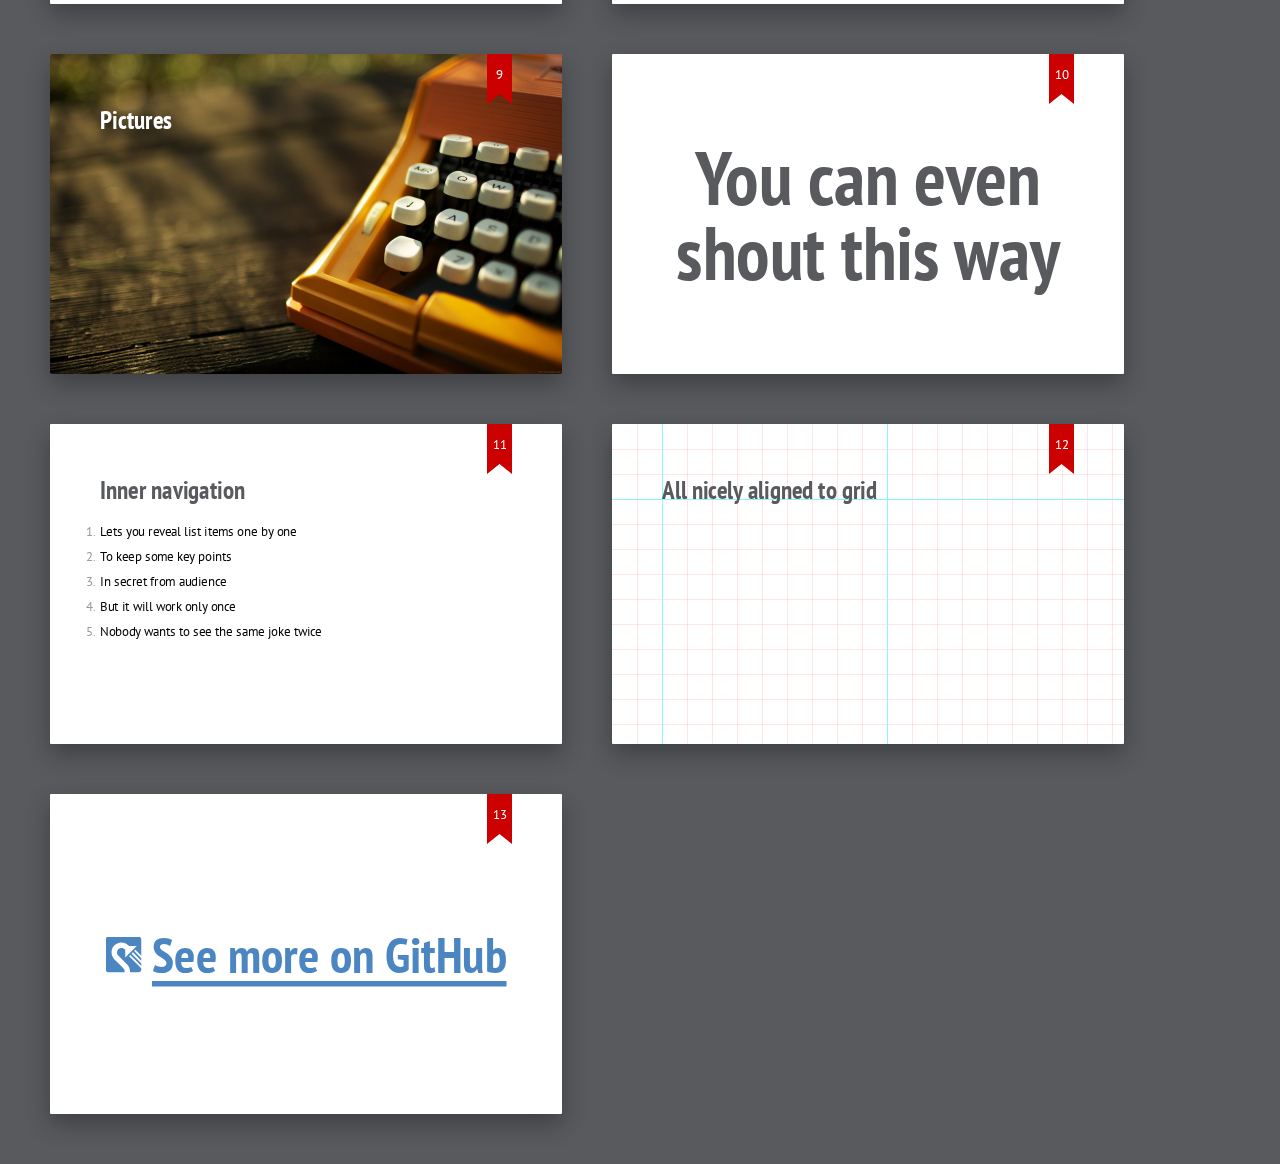
<file: slides/2016/ffconf/index.html>
<!DOCTYPE html>
<html lang="en">
<head>
	<title>Shower Presentation Engine</title>
	<meta charset="utf-8">
	<meta http-equiv="x-ua-compatible" content="ie=edge">
	<meta name="viewport" content="width=device-width, initial-scale=1">
	<link rel="stylesheet" href="/shower/themes/ribbon/styles/screen-16x10.css">
</head>
<body class="shower list">
	<header class="caption">
		<h1>FF Conf 2016</h1>
		<p>Overview</p>
	</header>
	<section class="slide" id="cover">
		<h2>FF Conf 2016</h2>
		<p>Overview</p>
		<img src="img/cover.jpg" alt="" class="cover">
		<!--
			To apply styles to the certain slides
			set slide ID to get needed elements
			-->
		<style>
			#cover h2 {
				margin:30px 0 0;
				color:#FFF;
				text-align:center;
				font-size:70px;
				}
			#cover p {
				margin:10px 0 0;
				text-align:center;
				color:#FFF;
				font-style:italic;
				font-size:20px;
				}
				#cover p a {
					color:#FFF;
					}
		</style>
	</section>
	<section class="slide">
		<h2>Shower key features</h2>
		<ol>
			<li>Built on HTML, CSS and vanilla JavaScript</li>
			<li>Works in all modern browsers</li>
			<li>Themes are separated from engine</li>
			<li>Modular and extensible</li>
			<li>Fully keyboard accessible</li>
			<li>Printable to PDF</li>
		</ol>
		<p class="note">Shower ['ʃəuə] noun. A person or thing that shows.</p>
	</section>
	<section class="slide">
		<h2>Plain text on your slides</h2>
		<p>Lorem ipsum dolor sit amet, consectetur <a href="#4">adipisicing</a> elit, sed do eiusmod tempor incididunt ut labore et dolore magna aliqua. Ut enim ad minim veniam, <em>quis nostrud</em> exercitation ullamco laboris <strong>nisi ut aliquip</strong> ex ea commodo consequat. Duis aute irure <i>dolor</i> in reprehenderit in voluptate velit esse cillum <b>dolore</b> eu fugiat nulla pariatur. Excepteur sint occaecat cupidatat non proident, sunt in <code>&lt;culpa&gt;</code> qui officia deserunt mollit anim id est laborum.</p>
	</section>
	<section class="slide">
		<h2>Two columns if you like</h2>
		<p class="double">Lorem ipsum dolor sit amet, consectetur adipisicing elit, sed do eiusmod tempor incididunt ut labore et dolore magna aliqua. Ut enim ad minim veniam, quis nostrud exercitation ullamco laboris nisi ut aliquip ex ea commodo consequat. Duis aute irure dolor in reprehenderit in voluptate velit esse cillum dolore eu fugiat nulla pariatur. Excepteur sint occaecat cupidatat non proident, sunt in culpa qui officia.</p>
	</section>
	<section class="slide">
		<h2>All kind of lists</h2>
		<ol>
			<li>Simple lists are marked with bullets</li>
			<li>Ordered lists begin with a number</li>
			<li>You can even nest lists one inside another
				<ul>
					<li>Or mix their types</li>
					<li>But do not go too far</li>
					<li>Otherwise audience will be bored</li>
				</ul>
			</li>
			<li>Look, seven rows exactly!</li>
		</ol>
	</section>
	<section class="slide">
		<h2>Serious citations</h2>
		<figure>
			<blockquote>
				<p>Lorem ipsum dolor sit amet, consectetur adipisicing elit, sed do eiusmod tempor incididunt ut labore et dolore magna aliqua. Ut enim ad minim veniam, quis nostrud exercitation ullamco laboris nisi ut aliquip ex ea commodo consequat. Duis aute irure dolor in reprehenderit in voluptate velit esse cillum dolore eu fugiat nulla pariatur. Excepteur sint occaecat cupidatat non proident, sunt in culpa qui officia.</p>
			</blockquote>
			<figcaption>Marcus Tullius Cicero</figcaption>
		</figure>
	</section>
	<section class="slide">
		<h2>Code samples</h2>
		<pre>
			<code>&lt;!DOCTYPE html&gt;</code>
			<code class="mark">&lt;html lang="en"&gt;</code>
			<code><mark>&lt;head&gt;</mark> <span class="comment">&lt;!--Comment--&gt;</span></code>
			<code>    &lt;title&gt;Shower&lt;/title&gt;</code>
			<code>    &lt;meta charset="<mark class="important">UTF-8</mark>"&gt;</code>
			<code>    &lt;link rel="stylesheet" href="screen.css"&gt;</code>
			<code><mark>&lt;/head&gt;</mark></code>
		</pre>
	</section>
	<section class="slide">
		<h2>Even tables</h2>
		<table>
		<tr>
			<th scope="col">Locavore</th>
			<th>Umami</th>
			<th>Helvetica</th>
			<th>Vegan</th>
		</tr>
		<tr>
			<th scope="row">Fingerstache</th>
			<td>Kale</td>
			<td>Chips</td>
			<td>Keytar</td>
		</tr>
		<tr>
			<th scope="row">Sriracha</th>
			<td>Gluten-free</td>
			<td>Ennui</td>
			<td>Keffiyeh</td>
		</tr>
		<tr>
			<th scope="row">Thundercats</th>
			<td>Jean</td>
			<td>Shorts</td>
			<td>Biodiesel</td>
		</tr>
		<tr>
			<th scope="row">Terry</th>
			<td>Richardson</td>
			<td>Swag</td>
			<td>Blog</td>
		</tr>
		</table>
		<p>It’s good to have information organized.</p>
	</section>
	<section class="slide" id="picture">
		<h2>Pictures</h2>
		<img src="img/picture.jpg" alt="" class="cover">
		<style>
			#picture h2 {
				color:#FFF;
				}
		</style>
	</section>
	<section class="slide">
		<h2 class="shout shrink">You can even shout this way</h2>
	</section>
	<section class="slide">
		<h2>Inner navigation</h2>
		<ol>
			<li>Lets you reveal list items one by one</li>
			<li class="next">To keep some key points</li>
			<li class="next">In secret from audience</li>
			<li class="next">But it will work only once</li>
			<li class="next">Nobody wants to see the same joke twice</li>
		</ol>
	</section>
	<section class="slide grid">
		<h2>All nicely aligned to grid</h2>
	</section>
	<section class="slide" id="see-more">
		<h2 class="shout">
			<img src="img/logo.svg" alt="Shower logo">
			<a href="https://github.com/shower/shower">See more on GitHub</a>
		</h2>
		<style>
			#see-more h2 {
				font-size:100px
				}
			#see-more img {
				width:0.72em;
				height:0.72em;
				}
		</style>
	</section>
	<p class="badge">
		<a href="https://jucke.github.io/slides/2016/ffconf">jucke.github.io/slides/2016/ffconf</a>
	</p>
	<!--
		To hide progress bar from entire presentation
		just remove “progress” element.
		-->
	<div class="progress"></div>
	<script src="/shower/shower.min.js"></script>
	<!-- Copyright © 2015 Yours Truly, Famous Inc. -->
	<!-- Photos by John Carey, fiftyfootshadows.net -->
</body>
</html>
</file>
<file: shower/themes/material/styles/screen-16x10.css>
/**
 * Material theme for Shower HTML presentation engine
 * shower-material v1.0.7, https://github.com/shower/material
 * @copyright 2010–2016 Vadim Makeev, http://pepelsbey.net/
 * @license MIT
 */
@charset "UTF-8";@font-face{font-family:Roboto;src:url(../fonts/roboto-regular.woff) format("woff")}@font-face{font-weight:700;font-family:Roboto;src:url(../fonts/roboto-bold.woff) format("woff")}@font-face{font-style:italic;font-family:Roboto;src:url(../fonts/roboto-italic.woff) format("woff")}@font-face{font-style:italic;font-weight:700;font-family:Roboto;src:url(../fonts/roboto-bold-italic.woff) format("woff")}@font-face{font-family:Roboto Light;src:url(../fonts/roboto-light.woff) format("woff")}@font-face{font-family:Roboto Mono;src:url(../fonts/roboto-mono-regular.woff) format("woff")}*,::after,::before{box-sizing:border-box}a,abbr,acronym,address,applet,article,aside,audio,b,big,blockquote,body,canvas,caption,center,cite,code,dd,del,details,dfn,div,dl,dt,em,embed,fieldset,figcaption,figure,footer,form,h1,h2,h3,h4,h5,h6,header,hgroup,html,i,iframe,img,ins,kbd,label,legend,li,mark,menu,nav,object,ol,output,p,pre,q,ruby,s,samp,section,small,span,strike,strong,sub,summary,sup,table,tbody,td,tfoot,th,thead,time,tr,tt,u,ul,var,video{margin:0;padding:0;border:0;font:inherit;vertical-align:baseline}article,aside,details,figcaption,figure,footer,header,hgroup,main,menu,nav,section{display:block}.caption p,.shower,body{line-height:1}ol,ul{list-style:none}blockquote,q{quotes:none}blockquote::after,blockquote::before,q::after,q::before{content:none}table{border-collapse:collapse;border-spacing:0}a{text-decoration:none}@page{margin:0;size:1024px 640px}.shower{color:#212121;counter-reset:slide;font-family:Roboto,sans-serif;-webkit-print-color-adjust:exact;-webkit-text-size-adjust:none;-moz-text-size-adjust:none;-ms-text-size-adjust:none}@media print{.shower{text-rendering:geometricPrecision}}.caption{margin-top:-24px;font-size:24px;display:none;margin-bottom:1em;padding:1.02em 0 .9em 1em;width:100%;background:#4caf50 -webkit-linear-gradient(315deg,#4caf50 50%,#449e48 50%) no-repeat;background:#4caf50 linear-gradient(135deg,#4caf50 50%,#449e48 50%) no-repeat}@media (min-width:1168px){.caption{margin-top:-48px;font-size:48px}}@media (min-width:2336px){.caption{margin-top:-96px;font-size:96px}}.caption h1{padding-bottom:.28em;color:#fff;font:1.17em/1 Roboto Light,sans-serif}.caption p{color:#c9e7cb;font-size:.58em}.caption a{color:inherit}.slide{position:relative;z-index:1;overflow:hidden;padding:104px 112px 0 96px;width:1024px;height:640px;background:#fff;line-height:2;font-size:24px}.slide::after{position:absolute;left:96px;bottom:48px;color:#bdbdbd;counter-increment:slide;content:counter(slide)}.slide h2{margin-bottom:32px;color:#212121;font:48px/1 Roboto Light,sans-serif}.slide p{margin-bottom:1em}.slide p.note,.slide pre.comment{color:#9e9e9e}.slide a{background:-webkit-linear-gradient(bottom,currentColor .09em,transparent .09em) repeat-x;background:linear-gradient(to top,currentColor .09em,transparent .09em) repeat-x;color:#4caf50}.slide b,.slide strong{font-weight:700}.slide blockquote,.slide dfn,.slide em,.slide i{font-style:italic}.slide code,.slide kbd,.slide mark,.slide samp{padding:.1em .3em;background:#dbefdc}.slide code,.slide kbd,.slide samp{line-height:1;font-family:Roboto Mono,monospace,monospace}.slide sub,.slide sup{position:relative;line-height:0;font-size:75%}.slide sub{bottom:-.25em}.slide sup{top:-.5em}.slide blockquote::before{position:absolute;margin:-.04em 0 0 -.4em;color:#bdbdbd;line-height:1;font-style:normal;font-size:7em;content:'\201D'}.slide blockquote+figcaption{margin:-1em 0 1em;font-style:italic;font-weight:700}.slide ol,.slide ul{margin-bottom:1em;counter-reset:list}.slide ol li,.slide ul li{page-break-inside:avoid;text-indent:-2em}.slide ol li::before,.slide ul li::before{display:inline-block;width:2em;color:#bdbdbd;text-align:right}.slide ol ol,.slide ol ul,.slide ul ol,.slide ul ul{margin-bottom:0;margin-left:2em}.slide ul>li::before{padding-right:.5em;content:'•'}.slide ul>li:lang(ru)::before{content:'—'}.slide ol>li::before{padding-right:.4em;counter-increment:list;content:counter(list) "."}.slide table{margin-left:-96px;margin-bottom:1em;width:calc(100% + 96px + 112px)}.slide table td:first-child,.slide table th:first-child{padding-left:96px}.slide table td:last-child,.slide table th:last-child{padding-right:96px}.slide table th{text-align:left;font-weight:700}.slide table tr:not(:last-of-type)>*{background:-webkit-linear-gradient(bottom,#bdbdbd .055em,transparent .055em) repeat-x;background:linear-gradient(to top,#bdbdbd .055em,transparent .055em) repeat-x}.slide table.striped tr:nth-child(even){background:#edf7ee}.slide table.striped tr>*{background-image:none}.slide pre{margin-bottom:1em;counter-reset:code;white-space:normal}.slide pre code{display:block;margin-left:-96px;padding:0 0 0 96px;width:calc(100% + 96px + 112px);background:0 0;line-height:2;white-space:pre;-moz-tab-size:4;-o-tab-size:4;tab-size:4}.slide pre code:not(:only-child).mark{background:#edf7ee}.slide pre code:not(:only-child)::before{position:absolute;margin-left:-2em;color:#bdbdbd;counter-increment:code;content:counter(code,decimal-leading-zero) "."}.slide pre mark{position:relative;z-index:-1;margin:0 -.3em}.slide pre mark.important{background:#4caf50;color:#fff}.progress,.slide footer{position:absolute;left:0;z-index:1;display:none}.slide footer{right:0;padding:2em 112px 1em 96px;background:#edf7ee;bottom:-640px;-webkit-transition:bottom .3s;transition:bottom .3s}.slide:hover>footer{bottom:0}.slide.grid{background-image:url(../images/grid.png);-ms-interpolation-mode:nearest-neighbor;image-rendering:-webkit-optimize-contrast;image-rendering:-moz-crisp-edges;image-rendering:pixelated}@media (-webkit-min-device-pixel-ratio:2),(min-resolution:2dppx){.slide.grid{background-image:url(../images/grid@2x.png);background-size:1024px auto}}.slide.black{background-color:#000}.slide.black::after,.slide.white::after{visibility:hidden}.slide.white{background-color:#fff}.slide .double,.slide .triple{-webkit-column-gap:48px;-moz-column-gap:48px;column-gap:48px;-webkit-hyphens:auto;-ms-hyphens:auto;hyphens:auto}.slide .double{-webkit-column-count:2;-moz-column-count:2;column-count:2}.slide .triple{-webkit-column-count:3;-moz-column-count:3;column-count:3}.slide .shout{position:absolute;top:50%;left:0;z-index:1;padding-left:96px;width:100%;color:#fff;line-height:1.1;font-size:112px;-webkit-transform:translateY(-50%);transform:translateY(-50%)}.slide .shout a{background:-webkit-linear-gradient(bottom,currentColor .06em,transparent .06em) repeat-x;background:linear-gradient(to top,currentColor .06em,transparent .06em) repeat-x;color:inherit}.slide .shout::after{position:absolute;top:-300%;right:0;bottom:-300%;left:0;z-index:-1;background:#4caf50 -webkit-linear-gradient(315deg,#4caf50 50%,#449e48 50%) no-repeat;background:#4caf50 linear-gradient(135deg,#4caf50 50%,#449e48 50%) no-repeat;content:''}.slide .cover{z-index:-1;max-width:100%;max-height:100%}.slide .cover.w,.slide .cover.width{width:100%;max-height:none}.slide .cover.h,.slide .cover.height{height:100%;max-width:none}.slide .cover+figcaption{position:absolute;bottom:20px;right:10px;font-size:12px;opacity:.7;-webkit-transform-origin:0 100%;transform-origin:0 100%;-webkit-transform:translateX(100%) rotate(-90deg);transform:translateX(100%) rotate(-90deg)}.slide .cover+figcaption.white{color:#fff}.slide .cover+figcaption a{color:currentcolor}.slide .cover,.slide .place{position:absolute;top:50%;left:50%;-webkit-transform:translate(-50%,-50%);transform:translate(-50%,-50%)}.slide .place.b.l,.slide .place.b.r,.slide .place.bottom.left,.slide .place.bottom.right,.slide .place.t.l,.slide .place.t.r,.slide .place.top.left,.slide .place.top.right{-webkit-transform:none;transform:none}.slide .place.b,.slide .place.bottom,.slide .place.t,.slide .place.top{-webkit-transform:translate(-50%,0);transform:translate(-50%,0)}.slide .place.l,.slide .place.left,.slide .place.r,.slide .place.right{-webkit-transform:translate(0,-50%);transform:translate(0,-50%)}.slide .place.t,.slide .place.t.r,.slide .place.top,.slide .place.top.left,.slide .place.top.right{top:0}.slide .place.r,.slide .place.right{right:0;left:auto}.slide .place.b,.slide .place.b.l,.slide .place.b.r,.slide .place.bottom,.slide .place.bottom.left,.slide .place.bottom.right{top:auto;bottom:0}.slide .place.l,.slide .place.left{left:0}.progress{bottom:0;height:8px;background:#4caf50;-webkit-transition:width .2s linear;transition:width .2s linear;clip:rect(0 1024px 8px 0);box-shadow:512px 0 0 512px #bdbdbd}.badge{font-size:12px;width:100%}@media (min-width:1168px){.badge{font-size:24px}}@media (min-width:2336px){.badge{font-size:48px}}.badge a{display:block;margin-left:8.5em;padding:1.1em 0 0 4.2em;width:9em;height:4em;background:url("data:image/svg+xml;charset=utf8,%3Csvg fill='%239e9e9e' xmlns='http://www.w3.org/2000/svg' viewBox='0 0 20.597 23.153'%3E%3Cpath d='M6.823 23.15c.45-.07.574-.398.574-.715v-2.6c-4.2.9-5.1-2-5.1-2-.7-1.7-1.7-2.2-1.7-2.2-1.4-.9.1-.9.1-.9 1.5.1 2.3 1.5 2.3 1.5 1.3 2.3 3.5 1.6 4.4 1.2.1-1 .5-1.6 1-2-3.3-.4-6.8-1.7-6.8-7.4 0-1.6.6-3 1.5-4-.2-.4-.7-1.9.1-4 0 0 1.3-.4 4.1 1.5 1.2-.3 2.5-.5 3.8-.5s2.6.2 3.8.5c2.9-1.9 4.1-1.5 4.1-1.5.8 2.1.3 3.6.1 4 1 1 1.5 2.4 1.5 4 0 5.8-3.5 7-6.8 7.4.5.5 1 1.4 1 2.8v4.1c0 .29.16.695.515.818l-8.49-.002z'/%3E%3C/svg%3E") no-repeat;color:#9e9e9e}.region{display:none}@media screen{.shower.list{padding-top:24px;width:100%;display:-webkit-box;display:-webkit-flex;display:-ms-flexbox;display:flex;-webkit-flex-wrap:wrap;-ms-flex-wrap:wrap;flex-wrap:wrap;background:#eee;position:absolute;clip:rect(0,auto,auto,0)}}@media screen and (min-width:1168px){.shower.list{padding-top:48px}}@media screen and (min-width:2336px){.shower.list{padding-top:96px}}@media screen{.shower.list .caption{display:block}.shower.list .slide{-webkit-transform-origin:0 0;transform-origin:0 0;margin:0 -768px -456px 24px;-webkit-transform:scale(.25);transform:scale(.25);border-radius:2px;box-shadow:0 12px 4px -8px rgba(0,0,0,.2),0 12px 4px -8px rgba(0,0,0,.14),0 4px 20px 0 rgba(0,0,0,.12)}}@media screen and (min-width:1168px){.shower.list .slide{margin:0 -512px -272px 48px;-webkit-transform:scale(.5);transform:scale(.5)}}@media screen and (min-width:2336px){.shower.list .slide{margin:0 0 96px 96px;-webkit-transform:scale(1);transform:scale(1)}}@media screen{.shower.list .slide:hover{box-shadow:0 16px 20px 0 rgba(0,0,0,.2),0 4px 40px 0 rgba(0,0,0,.14),0 8px 16px -4px rgba(0,0,0,.12)}.shower.list .slide:target{box-shadow:0 32px 40px 4px rgba(0,0,0,.2),0 12px 56px 8px rgba(0,0,0,.14),0 20px 20px -12px rgba(0,0,0,.12)}}@media screen and (min-width:1168px){.shower.list .slide{border-radius:4px;box-shadow:0 6px 2px -4px rgba(0,0,0,.2),0 6px 2px -4px rgba(0,0,0,.14),0 2px 10px 0 rgba(0,0,0,.12)}.shower.list .slide:hover{box-shadow:0 8px 10px 0 rgba(0,0,0,.2),0 2px 20px 0 rgba(0,0,0,.14),0 8px 4px -2px rgba(0,0,0,.12)}.shower.list .slide:target{box-shadow:0 16px 20px 2px rgba(0,0,0,.2),0 6px 28px 4px rgba(0,0,0,.14),0 10px 10px -6px rgba(0,0,0,.12)}}@media screen and (min-width:2336px){.shower.list .slide{border-radius:8px;box-shadow:0 3px 1px -2px rgba(0,0,0,.2),0 3px 1px -2px rgba(0,0,0,.14),0 1px 5px 0 rgba(0,0,0,.12)}.shower.list .slide:hover{box-shadow:0 4px 5px 0 rgba(0,0,0,.2),0 1px 10px 0 rgba(0,0,0,.14),0 2px 4px -1px rgba(0,0,0,.12)}.shower.list .slide:target{box-shadow:0 8px 10px 1px rgba(0,0,0,.2),0 3px 14px 2px rgba(0,0,0,.14),0 5px 5px -3px rgba(0,0,0,.12)}}@media screen{.shower.list .slide *{pointer-events:none}.shower.list .badge,.shower.list .slide footer{display:block}.shower.full{position:absolute;top:50%;left:50%;overflow:hidden;margin:-320px 0 0 -512px;width:1024px;height:640px;background:#000}.shower.full .slide{position:absolute;top:0;left:0;margin-left:-150%;visibility:hidden}.shower.full .slide:target{margin:0;visibility:visible}.shower.full .slide pre code:not(:only-child).mark.next{visibility:visible;background:0 0}.shower.full .slide pre code:not(:only-child).mark.next.active{background:#edf7ee}.shower.full .slide .next{visibility:hidden}.shower.full .slide .next.active{visibility:visible}.shower.full .slide .shout::after{background-position:1024px 0;-webkit-transition:background-position .4s ease-out;transition:background-position .4s ease-out}.shower.full .slide:target .shout::after{background-position:0 0}.shower.full .progress{display:block}.shower.full .region{position:absolute;clip:rect(0 0 0 0);overflow:hidden;margin:-1px;padding:0;width:1px;height:1px;border:none;display:block}}
</file>
<file: shower/themes/ribbon/styles/screen-16x10.css>
/**
 * Ribbon theme for Shower HTML presentation engine
 * shower-ribbon v2.0.8, https://github.com/shower/ribbon
 * @copyright 2010–2016 Vadim Makeev, http://pepelsbey.net/
 * @license MIT
 */
@charset "UTF-8";@font-face{font-family:PT Sans;src:url(../fonts/pt-sans-regular.woff) format("woff")}@font-face{font-weight:700;font-family:PT Sans;src:url(../fonts/pt-sans-bold.woff) format("woff")}@font-face{font-style:italic;font-family:PT Sans;src:url(../fonts/pt-sans-italic.woff) format("woff")}@font-face{font-style:italic;font-weight:700;font-family:PT Sans;src:url(../fonts/pt-sans-bold-italic.woff) format("woff")}@font-face{font-family:PT Sans Narrow;font-weight:700;src:url(../fonts/pt-sans-narrow-bold.woff) format("woff")}@font-face{font-family:PT Mono;src:url(../fonts/pt-mono-regular.woff) format("woff")}*,::after,::before{box-sizing:border-box}a,abbr,acronym,address,applet,article,aside,audio,b,big,blockquote,body,canvas,caption,center,cite,code,dd,del,details,dfn,div,dl,dt,em,embed,fieldset,figcaption,figure,footer,form,h1,h2,h3,h4,h5,h6,header,hgroup,html,i,iframe,img,ins,kbd,label,legend,li,mark,menu,nav,object,ol,output,p,pre,q,ruby,s,samp,section,small,span,strike,strong,sub,summary,sup,table,tbody,td,tfoot,th,thead,time,tr,tt,u,ul,var,video{margin:0;padding:0;border:0;font:inherit;vertical-align:baseline}article,aside,details,figcaption,figure,footer,header,hgroup,main,menu,nav,section{display:block}.caption p,body{line-height:1}ol,ul{list-style:none}blockquote,q{quotes:none}blockquote::after,blockquote::before,q::after,q::before{content:none}table{border-collapse:collapse;border-spacing:0}a{text-decoration:none}@page{margin:0;size:1024px 640px}.shower{color:#000;counter-reset:slide;font:25px/2 PT Sans,sans-serif;-webkit-print-color-adjust:exact;-webkit-text-size-adjust:none;-moz-text-size-adjust:none;-ms-text-size-adjust:none}@media print{.shower{text-rendering:geometricPrecision}}.caption{font-size:25px;display:none;margin-top:-.2em;padding:0 1em .93em;width:100%;color:#3c3d40;text-shadow:0 1px 0 #8d8e90}@media (min-width:1174px){.caption{font-size:50px}}@media (min-width:2348px){.caption{font-size:100px}}.caption h1{padding-bottom:.15em;font:700 1em/1 PT Sans Narrow,sans-serif}.caption p{font-size:.6em}.caption a{color:#4b86c2;text-shadow:0 -1px 0 #1f3f60}.slide{position:relative;z-index:1;overflow:hidden;padding:106px 100px 0;width:1024px;height:640px;background:#fff;font-size:25px}.slide::after{position:absolute;top:0;right:100px;padding-top:15px;width:50px;height:100px;background:url(../images/ribbon.svg) no-repeat;color:#fff;counter-increment:slide;content:counter(slide);text-align:center}.slide h2{margin-bottom:34px;color:#585a5e;font:700 50px/1 PT Sans Narrow,sans-serif}.slide p{margin-bottom:1em}.slide p.note{color:#979a9e}.slide a{background:-webkit-linear-gradient(bottom,currentColor .09em,transparent .09em) repeat-x;background:linear-gradient(to top,currentColor .09em,transparent .09em) repeat-x;color:#4b86c2}.slide b,.slide strong{font-weight:700}.slide blockquote,.slide dfn,.slide em,.slide i{font-style:italic}.slide code,.slide kbd,.slide mark,.slide samp{padding:.1em .3em;border-radius:.2em}.slide code,.slide kbd,.slide samp{background:rgba(88,90,94,.1);line-height:1;font-family:PT Mono,monospace,monospace}.slide mark{background:#fafaa2}.slide sub,.slide sup{position:relative;line-height:0;font-size:75%}.slide sub{bottom:-.25em}.slide sup{top:-.5em}.slide blockquote::before{position:absolute;margin:-.15em 0 0 -.43em;color:#ccc;line-height:1;font-size:8em;content:'\201C'}.slide blockquote+figcaption{margin:-1em 0 1em;font-style:italic;font-weight:700}.slide ol,.slide ul{margin-bottom:1em;counter-reset:list}.slide ol li,.slide ul li{page-break-inside:avoid;text-indent:-2em}.slide ol li::before,.slide ul li::before{display:inline-block;width:2em;color:#979a9e;text-align:right}.slide ol ol,.slide ol ul,.slide ul ol,.slide ul ul{margin-bottom:0;margin-left:2em}.slide ul>li::before{padding-right:.5em;content:'•'}.slide ul>li:lang(ru)::before{content:'—'}.slide ol>li::before{padding-right:.4em;counter-increment:list;content:counter(list) "."}.slide table{margin-left:-100px;margin-bottom:1em;width:calc(100% + 100px + 100px)}.slide table td:first-child,.slide table th:first-child{padding-left:96px}.slide table td:last-child,.slide table th:last-child{padding-right:96px}.slide table th{text-align:left;font-weight:700}.slide table tr:not(:last-of-type)>*{background:-webkit-linear-gradient(bottom,rgba(88,90,94,.5) .055em,transparent .055em) repeat-x;background:linear-gradient(to top,rgba(88,90,94,.5) .055em,transparent .055em) repeat-x}.slide table.striped tr:nth-child(even){background:rgba(88,90,94,.1)}.slide table.striped tr>*{background-image:none}.slide pre{margin-bottom:1em;counter-reset:code;white-space:normal}.slide pre code{display:block;margin-left:-100px;padding:0 0 0 100px;width:calc(100% + 100px + 100px);border-radius:0;background:0 0;line-height:2;white-space:pre;-moz-tab-size:4;-o-tab-size:4;tab-size:4}.slide pre code:not(:only-child).mark{background:rgba(88,90,94,.1)}.slide pre code:not(:only-child)::before{position:absolute;margin-left:-2em;color:#979a9e;counter-increment:code;content:counter(code,decimal-leading-zero) "."}.slide pre mark{position:relative;z-index:-1;margin:0 -.3em}.slide pre mark.important{background:#c00;color:#fff}.slide pre .comment{color:#999}.slide footer{position:absolute;right:0;bottom:-640px;left:0;display:none;padding:41px 100px 8px;background:#fbfbba;box-shadow:0 1px 0 #fafaa2 inset;-webkit-transition:bottom .3s;transition:bottom .3s}.slide footer mark{background:rgba(255,255,255,.8)}.slide:hover>footer{bottom:0}.slide.grid{background-image:url(../images/grid.png);-ms-interpolation-mode:nearest-neighbor;image-rendering:-webkit-optimize-contrast;image-rendering:-moz-crisp-edges;image-rendering:pixelated}@media (-webkit-min-device-pixel-ratio:2),(min-resolution:2dppx){.slide.grid{background-image:url(../images/grid@2x.png);background-size:1024px auto}}.slide.black{background-color:#000}.slide.black::after,.slide.white::after{visibility:hidden}.slide.white{background-color:#fff}.slide .double,.slide .triple{-webkit-column-gap:75px;-moz-column-gap:75px;column-gap:75px;-webkit-hyphens:auto;-ms-hyphens:auto;hyphens:auto}.slide .double{-webkit-column-count:2;-moz-column-count:2;column-count:2}.slide .triple{-webkit-column-count:3;-moz-column-count:3;column-count:3}.slide .shout{position:absolute;top:50%;left:0;width:100%;text-align:center;line-height:1;font-size:150px;-webkit-transform:translateY(-50%);transform:translateY(-50%)}.slide .shout a{background:-webkit-linear-gradient(bottom,currentColor .11em,transparent .11em) repeat-x;background:linear-gradient(to top,currentColor .11em,transparent .11em) repeat-x}.slide .cover{z-index:-1;max-width:100%;max-height:100%}.slide .cover.w,.slide .cover.width{width:100%;max-height:none}.slide .cover.h,.slide .cover.height{height:100%;max-width:none}.slide .cover+figcaption{position:absolute;bottom:20px;right:10px;font-size:12px;opacity:.7;-webkit-transform-origin:0 100%;transform-origin:0 100%;-webkit-transform:translateX(100%) rotate(-90deg);transform:translateX(100%) rotate(-90deg)}.slide .cover+figcaption.white{color:#fff}.slide .cover+figcaption a{color:currentcolor}.slide .cover,.slide .place{position:absolute;top:50%;left:50%;-webkit-transform:translate(-50%,-50%);transform:translate(-50%,-50%)}.slide .place.b.l,.slide .place.b.r,.slide .place.bottom.left,.slide .place.bottom.right,.slide .place.t.l,.slide .place.t.r,.slide .place.top.left,.slide .place.top.right{-webkit-transform:none;transform:none}.slide .place.b,.slide .place.bottom,.slide .place.t,.slide .place.top{-webkit-transform:translate(-50%,0);transform:translate(-50%,0)}.slide .place.l,.slide .place.left,.slide .place.r,.slide .place.right{-webkit-transform:translate(0,-50%);transform:translate(0,-50%)}.slide .place.t,.slide .place.t.r,.slide .place.top,.slide .place.top.left,.slide .place.top.right{top:0}.slide .place.r,.slide .place.right{right:0;left:auto}.slide .place.b,.slide .place.b.l,.slide .place.b.r,.slide .place.bottom,.slide .place.bottom.left,.slide .place.bottom.right{top:auto;bottom:0}.slide .place.l,.slide .place.left{left:0}.progress{left:-20px;bottom:0;z-index:1;display:none;width:0;height:0;box-sizing:content-box;border:10px solid #4b86c2;border-right-color:transparent;-webkit-transition:width .2s linear;transition:width .2s linear;clip:rect(10px,1044px,20px,20px)}.progress[style*='100%']{padding-left:10px}.badge,.badge a,.progress{position:absolute}.badge{font-size:10px;top:0;z-index:1;overflow:hidden;display:none;width:9em;height:9em;right:0;visibility:hidden}@media (min-width:1174px){.badge{font-size:20px}}@media (min-width:2348px){.badge{font-size:40px}}.badge a{right:-50%;bottom:50%;left:-50%;visibility:visible;background:#4b86c2;color:#fff;text-align:center;line-height:2;-webkit-transform-origin:50% 100%;transform-origin:50% 100%;-webkit-transform:rotate(45deg);transform:rotate(45deg)}.region{display:none}@media screen{.shower.list{padding-top:25px;width:100%;display:-webkit-box;display:-webkit-flex;display:-ms-flexbox;display:flex;-webkit-flex-wrap:wrap;-ms-flex-wrap:wrap;flex-wrap:wrap;background:#585a5e;position:absolute;clip:rect(0,auto,auto,0)}}@media screen and (min-width:1174px){.shower.list{padding-top:50px}}@media screen and (min-width:2348px){.shower.list{padding-top:100px}}@media screen{.shower.list .caption{display:block}.shower.list .slide{-webkit-transform-origin:0 0;transform-origin:0 0;margin:0 -768px -455px 25px;-webkit-transform:scale(.25);transform:scale(.25);border-radius:2px;box-shadow:0 20px 50px rgba(0,0,0,.3)}}@media screen and (min-width:1174px){.shower.list .slide{margin:0 -512px -270px 50px;-webkit-transform:scale(.5);transform:scale(.5)}}@media screen and (min-width:2348px){.shower.list .slide{margin:0 0 100px 100px;-webkit-transform:scale(1);transform:scale(1)}}@media screen{.shower.list .slide:hover{box-shadow:0 0 0 20px rgba(0,0,0,.1),0 20px 50px rgba(0,0,0,.3)}.shower.list .slide:target{box-shadow:0 0 0 1px #376da3,0 0 0 20px #4b86c2,0 20px 50px rgba(0,0,0,.3)}.shower.list .slide *{pointer-events:none}.shower.list .badge,.shower.list .slide footer{display:block}.shower.full{position:absolute;top:50%;left:50%;overflow:hidden;margin:-320px 0 0 -512px;width:1024px;height:640px;background:#000}.shower.full .slide{position:absolute;top:0;left:0;margin-left:-150%;visibility:hidden}.shower.full .slide:target{margin:0;visibility:visible}.shower.full .slide pre code:not(:only-child).mark.next{visibility:visible;background:0 0}.shower.full .slide pre code:not(:only-child).mark.next.active{background:rgba(88,90,94,.1)}.shower.full .slide .next{visibility:hidden}.shower.full .slide .next.active{visibility:visible}.shower.full .slide .shout.grow,.shower.full .slide .shout.shrink{opacity:0;-webkit-transition:.4s ease-out;transition:.4s ease-out;-webkit-transition-property:opacity,-webkit-transform;transition-property:opacity,transform;transition-property:opacity,transform,-webkit-transform}.shower.full .slide .shout.grow{-webkit-transform:scale(.1) translateY(-50%);transform:scale(.1) translateY(-50%)}.shower.full .slide .shout.shrink{-webkit-transform:scale(10) translateY(-50%);transform:scale(10) translateY(-50%)}.shower.full .slide:target .shout.grow,.shower.full .slide:target .shout.shrink{opacity:1;-webkit-transform:scale(1) translateY(-50%);transform:scale(1) translateY(-50%)}.shower.full .progress{display:block;-webkit-transform:translateZ(0);transform:translateZ(0)}.shower.full .region{position:absolute;clip:rect(0 0 0 0);overflow:hidden;margin:-1px;padding:0;width:1px;height:1px;border:none;display:block}}
</file>
